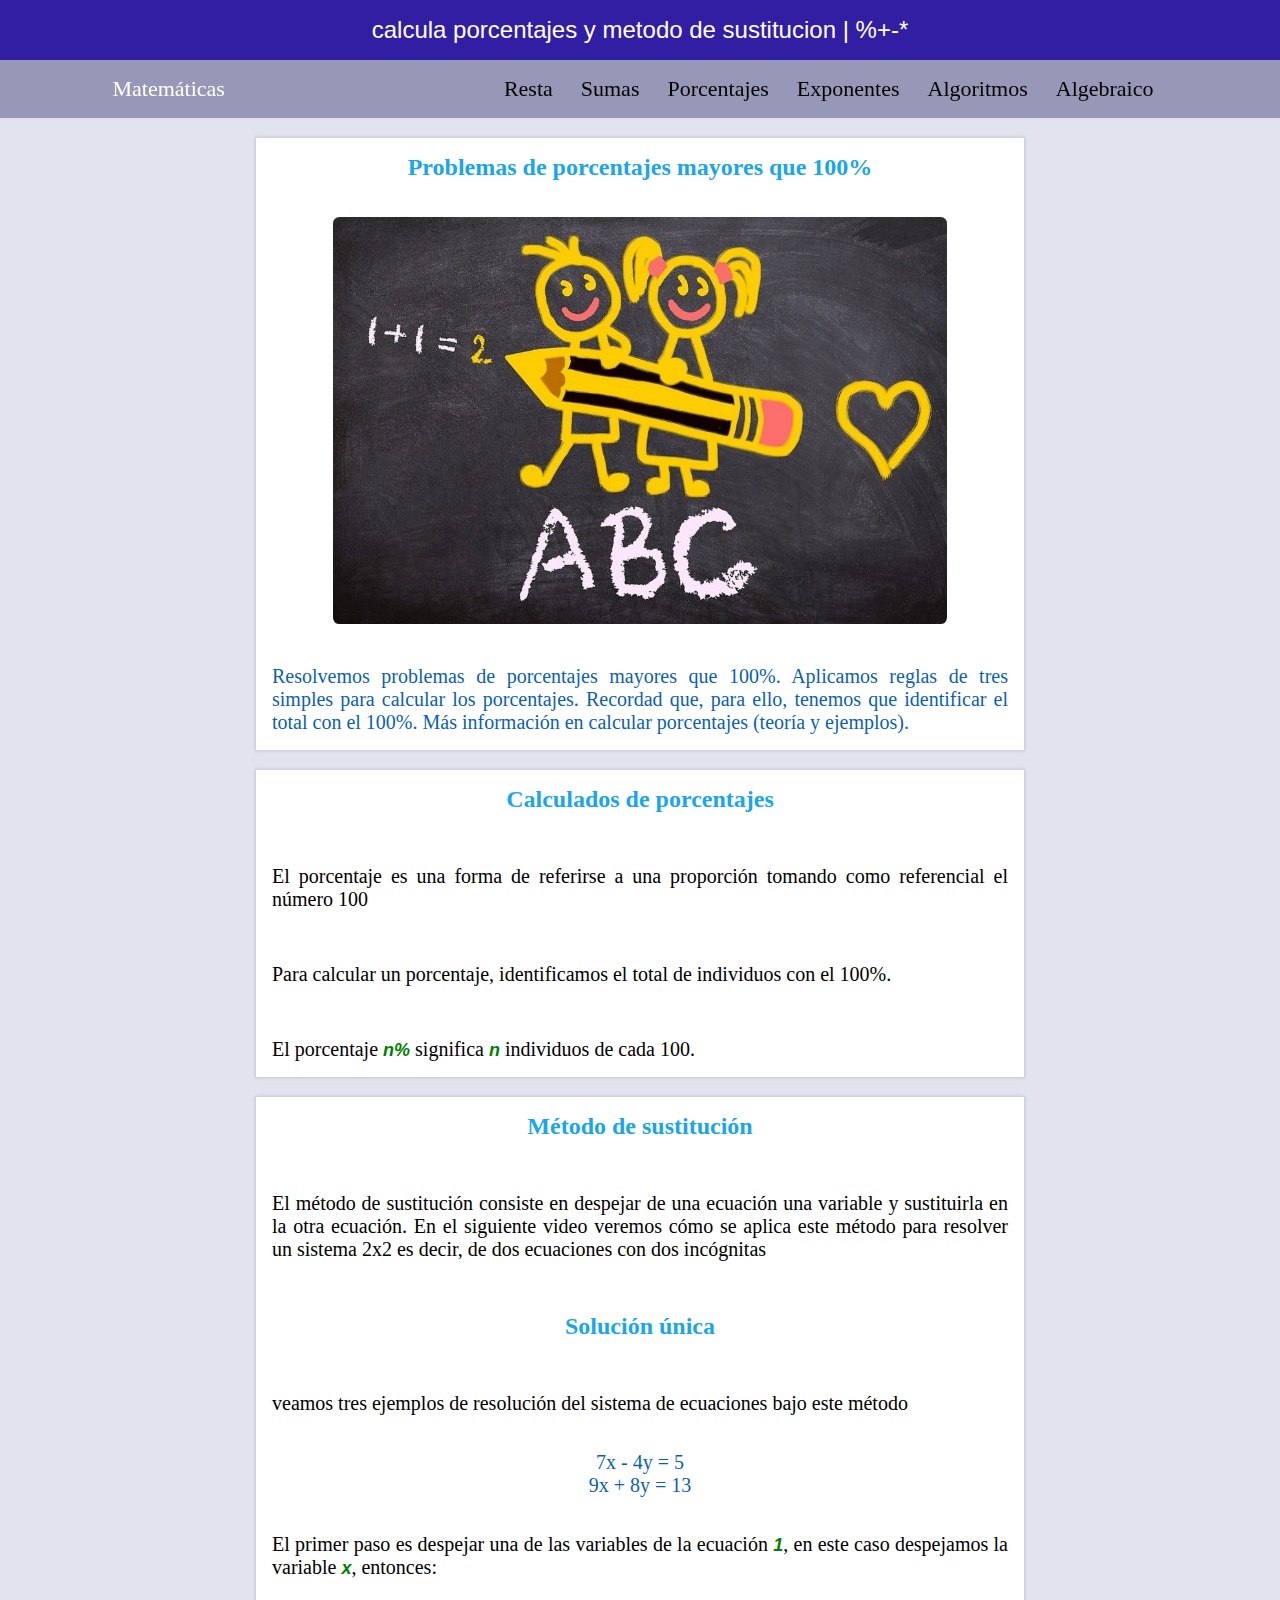
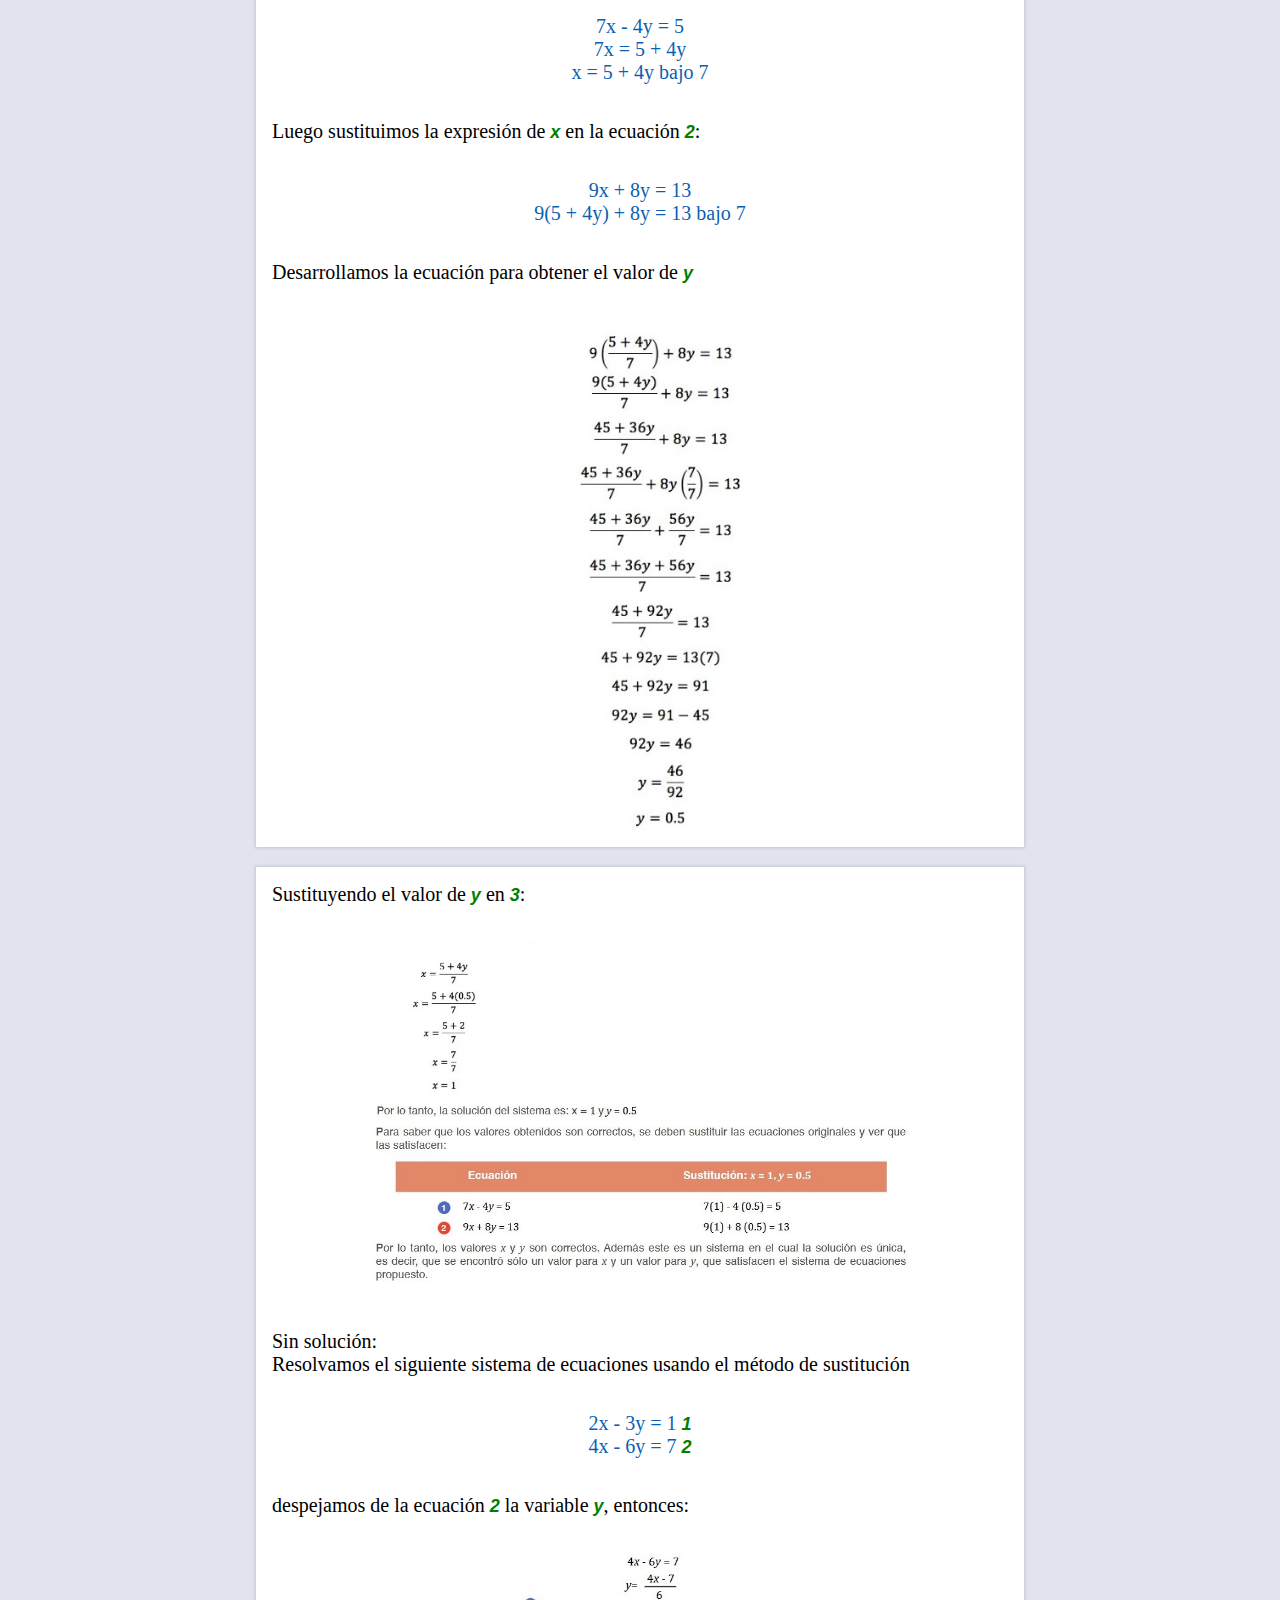
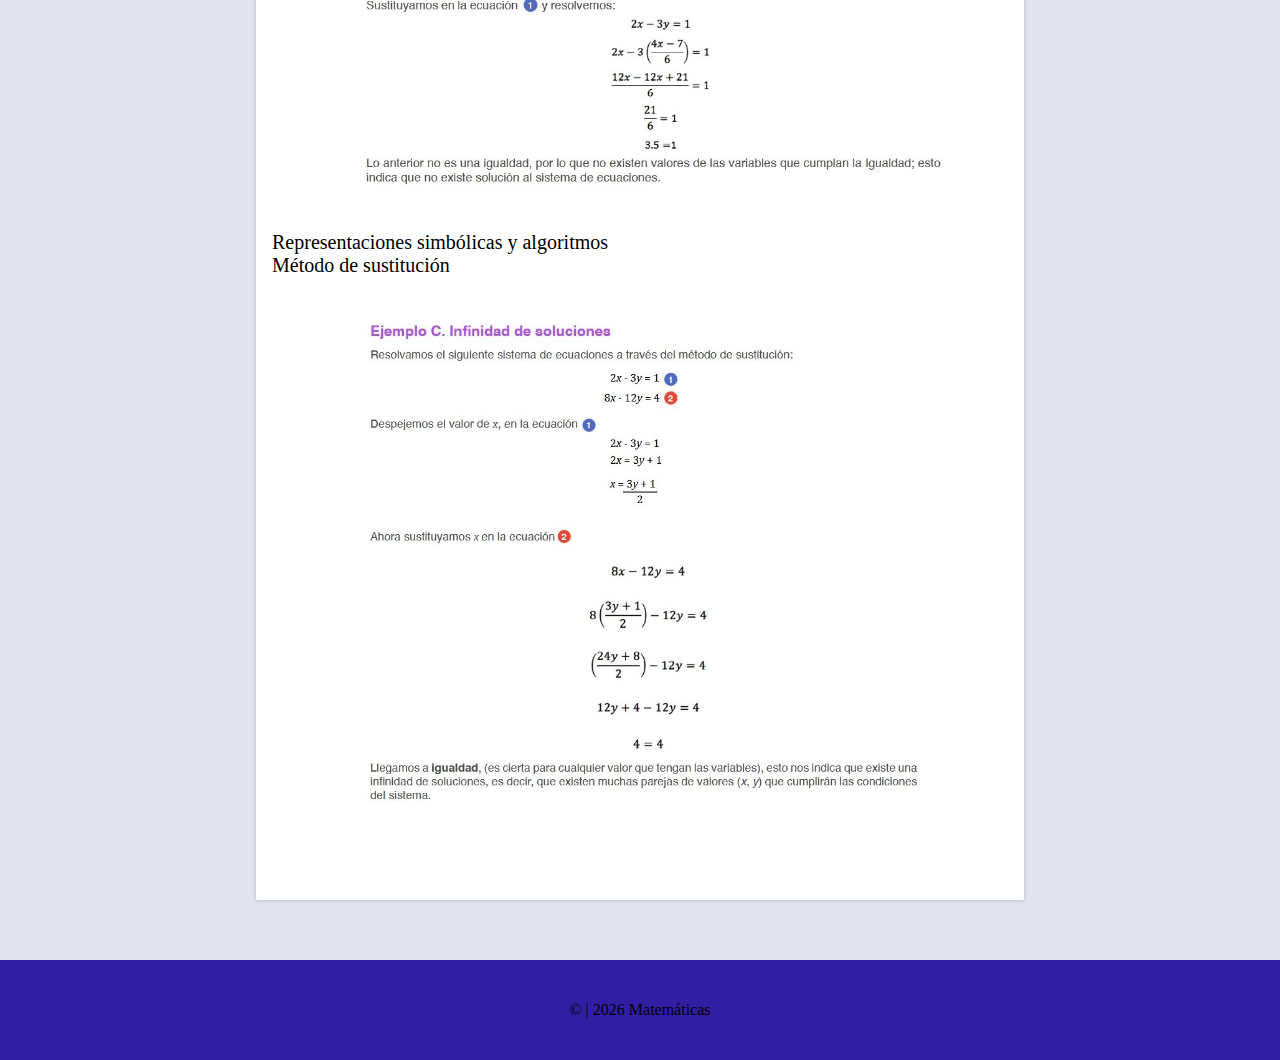
<file: index.html>
<!DOCTYPE html>
<html lang="en">
<head>
    <meta charset="UTF-8">
    <meta name="viewport" content="width=device-width, initial-scale=1.0">
    <meta name="google-site-verification" content="D19mv9TlFOHkG_8nF_FXzWc8UW4k1Nubv4pZAsuchdU" />
    <link rel="stylesheet" href="style.css">
    <link rel="stylesheet" href="navbar.css">
    <link rel="stylesheet" href="footer.css">
    <link rel="stylesheet" href="media.css">
    <title>%+-* | metodo de sustitucion</title>
    <script async src="https://pagead2.googlesyndication.com/pagead/js/adsbygoogle.js?client=ca-pub-4007547067098323"
    crossorigin="anonymous"></script>
</head>
<body>
    <div class="logo">calcula porcentajes y metodo de sustitucion | %+-*</div>
    <div class="navbar">
        <div class="logos">Matemáticas</div>
        <ul>
            <li><a href="/resta" class="nav-link">Resta</a></li>
            <li><a href="/sumas" class="nav-link">Sumas</a></li>
            <li><a href="/index" class="nav-link">Porcentajes</a></li>
            <li><a href="/exponentes" class="nav-link">Exponentes</a></li>
            <li><a href="/algoritmos" class="nav-link algo">Algoritmos</a></li>
            <li><a href="/algebraico" class="nav-link">Algebraico</a></li>
        </ul>
    </div>
    <div class="introFormatico">
        <h2>Problemas de porcentajes mayores que 100%</h2>
        <div class="solucion">
            <img src="/img/suma4.jpg" alt="">
        </div>
        <p>Resolvemos problemas de porcentajes mayores que 100%. Aplicamos reglas de tres simples para calcular los porcentajes. Recordad que, para ello, tenemos que identificar el total con el 100%. Más información en calcular porcentajes (teoría y ejemplos).</p>
    </div>
    <div class="introFormatico">
        <h2>Calculados de porcentajes</h2>
        <p class="negro">El porcentaje es una forma de referirse a una proporción tomando como referencial el número 100</p>
        <p class="negro">Para calcular un porcentaje, identificamos el total de individuos con el 100%.</p>
        <p class="negro">El porcentaje <em>n%</em> significa <em>n</em> individuos de cada 100.</p>
    </div>
    <div class="introFormatico">
        <h2>Método de sustitución</h2>
        <p class="negro">El método de sustitución consiste en despejar de una ecuación una variable y sustituirla en la otra ecuación.
            En el siguiente video veremos cómo se aplica este método para resolver un sistema 2x2 es decir, de dos
            ecuaciones con dos incógnitas</p>
        <h2>Solución única</h2> 
        <p class="negro"> veamos tres ejemplos de resolución del sistema de ecuaciones bajo este método</p> 
        <div class="solucion">
            7x - 4y = 5 <br>
            9x + 8y = 13
        </div>  
        <p class="negro">El primer paso es despejar una de las variables de 
            la ecuación <em>1</em>, en este caso despejamos la variable <em>x</em>, entonces:
        </p>
        <div class="solucion">
            7x - 4y = 5 <br>
            7x = 5 + 4y  <br>
            x = 5 + 4y bajo 7
            
        </div>
        <p class="negro">Luego sustituimos la expresión de <em>x</em>
        en la ecuación <em>2</em>:</p>
        <div class="solucion">
            9x + 8y = 13 <br>
            9(5 + 4y) + 8y = 13 bajo 7
        </div>
        <p class="negro">Desarrollamos la ecuación para obtener el valor de <em>y</em></p>
        <div class="solucion">
            <img src="img/mate1.jpg" alt="">
        </div>
    </div>
    <div class="introFormatico">
        <p class="negro">Sustituyendo el valor de <em>y</em> en <em>3</em>:</p>
        <div class="solucion">
            <img src="img/mate2.jpg" alt="">
        </div>
        <p class="negro">Sin solución:<br> Resolvamos el siguiente sistema
        de ecuaciones usando el método de sustitución</p>
         <div class="solucion">
            2x - 3y = 1 <em>1</em><br>
            4x - 6y = 7 <em>2</em>
         </div>
         <p class="negro">despejamos de la ecuación <em>2</em> la variable <em>y</em>, entonces:</p>
         <div class="solucion">
            <img src="img/mate3.jpg" alt="">
         </div>
       <p class="negro">Representaciones simbólicas y algoritmos <br>
    Método de sustitución</p>  
    <div class="solucion">
        <img src="img/mate5.jpg" alt="">
    </div>
    </div>
    <footer>
        <div id="fecha">© | <span id="años"></span> Matemáticas</div>
    </footer>
    <script src="app.js"></script>
    <script src="navegacion.js"></script>
</body>
</html>
</file>
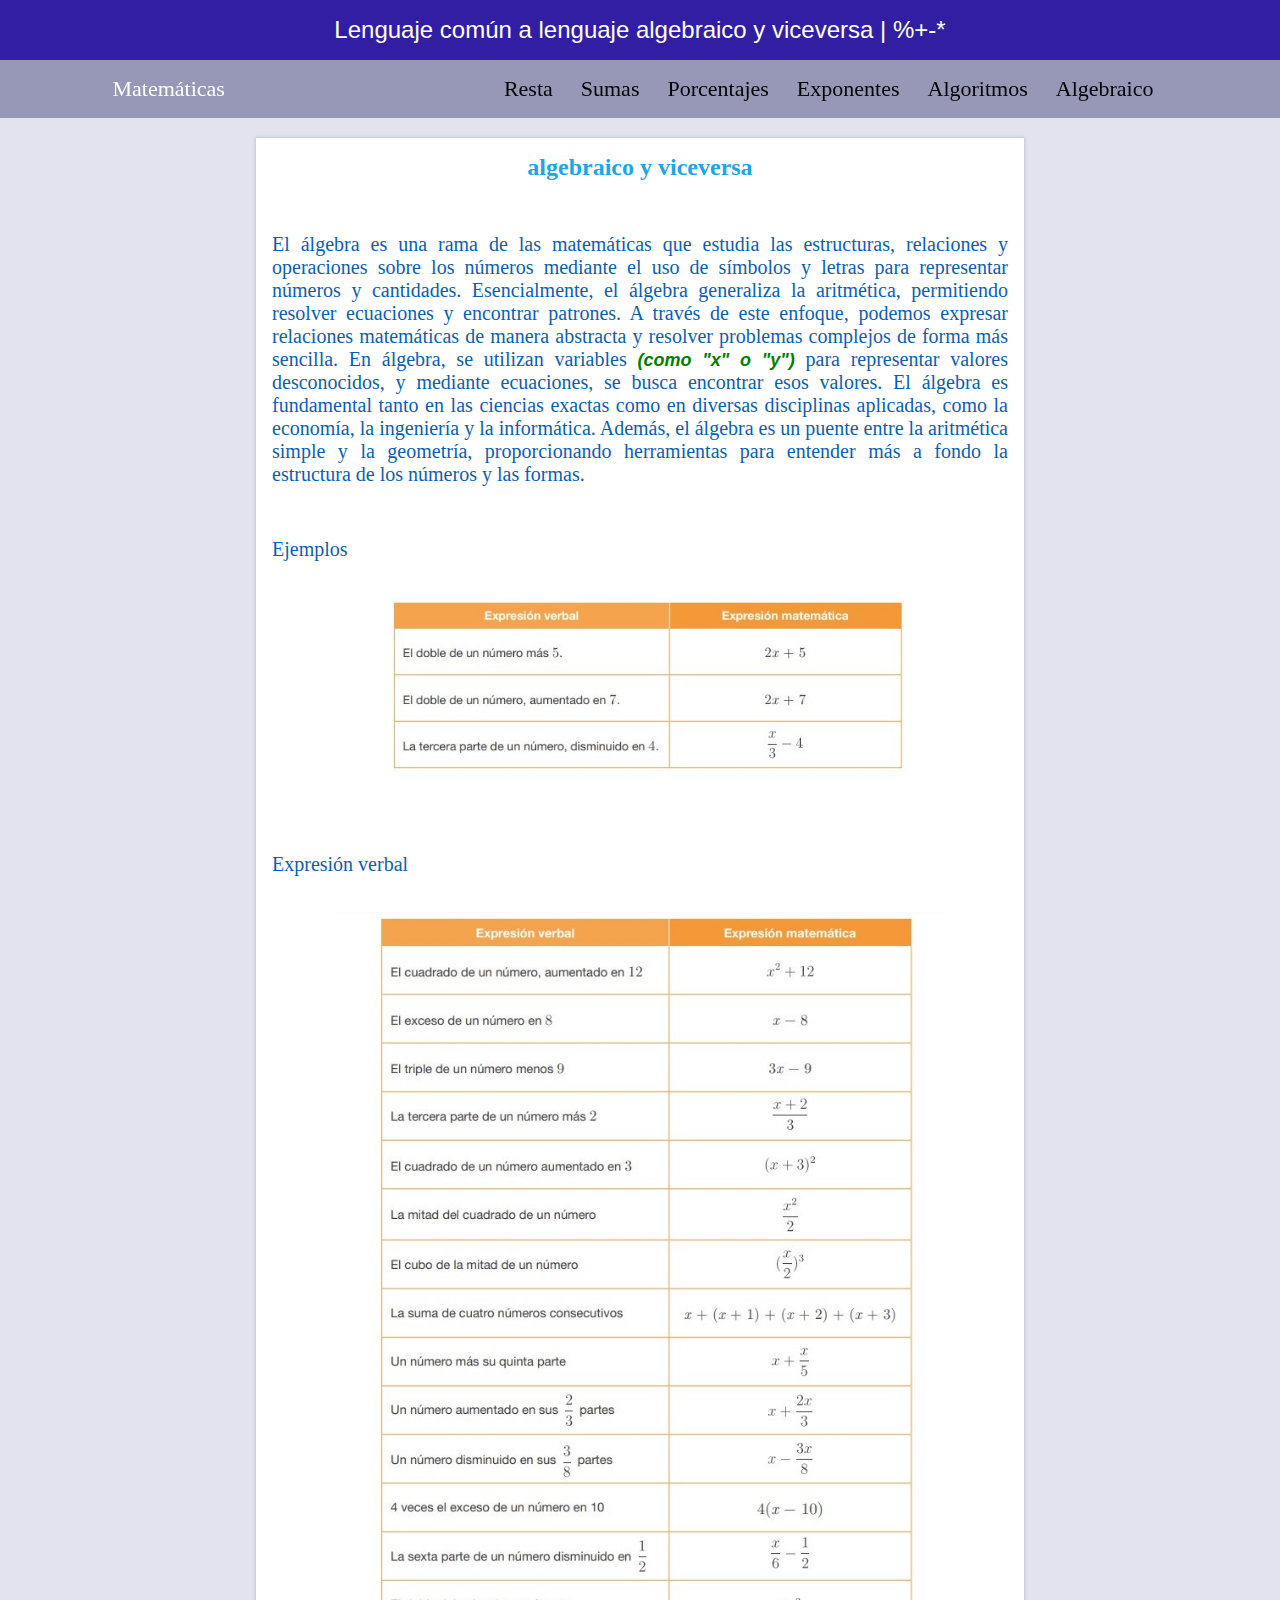
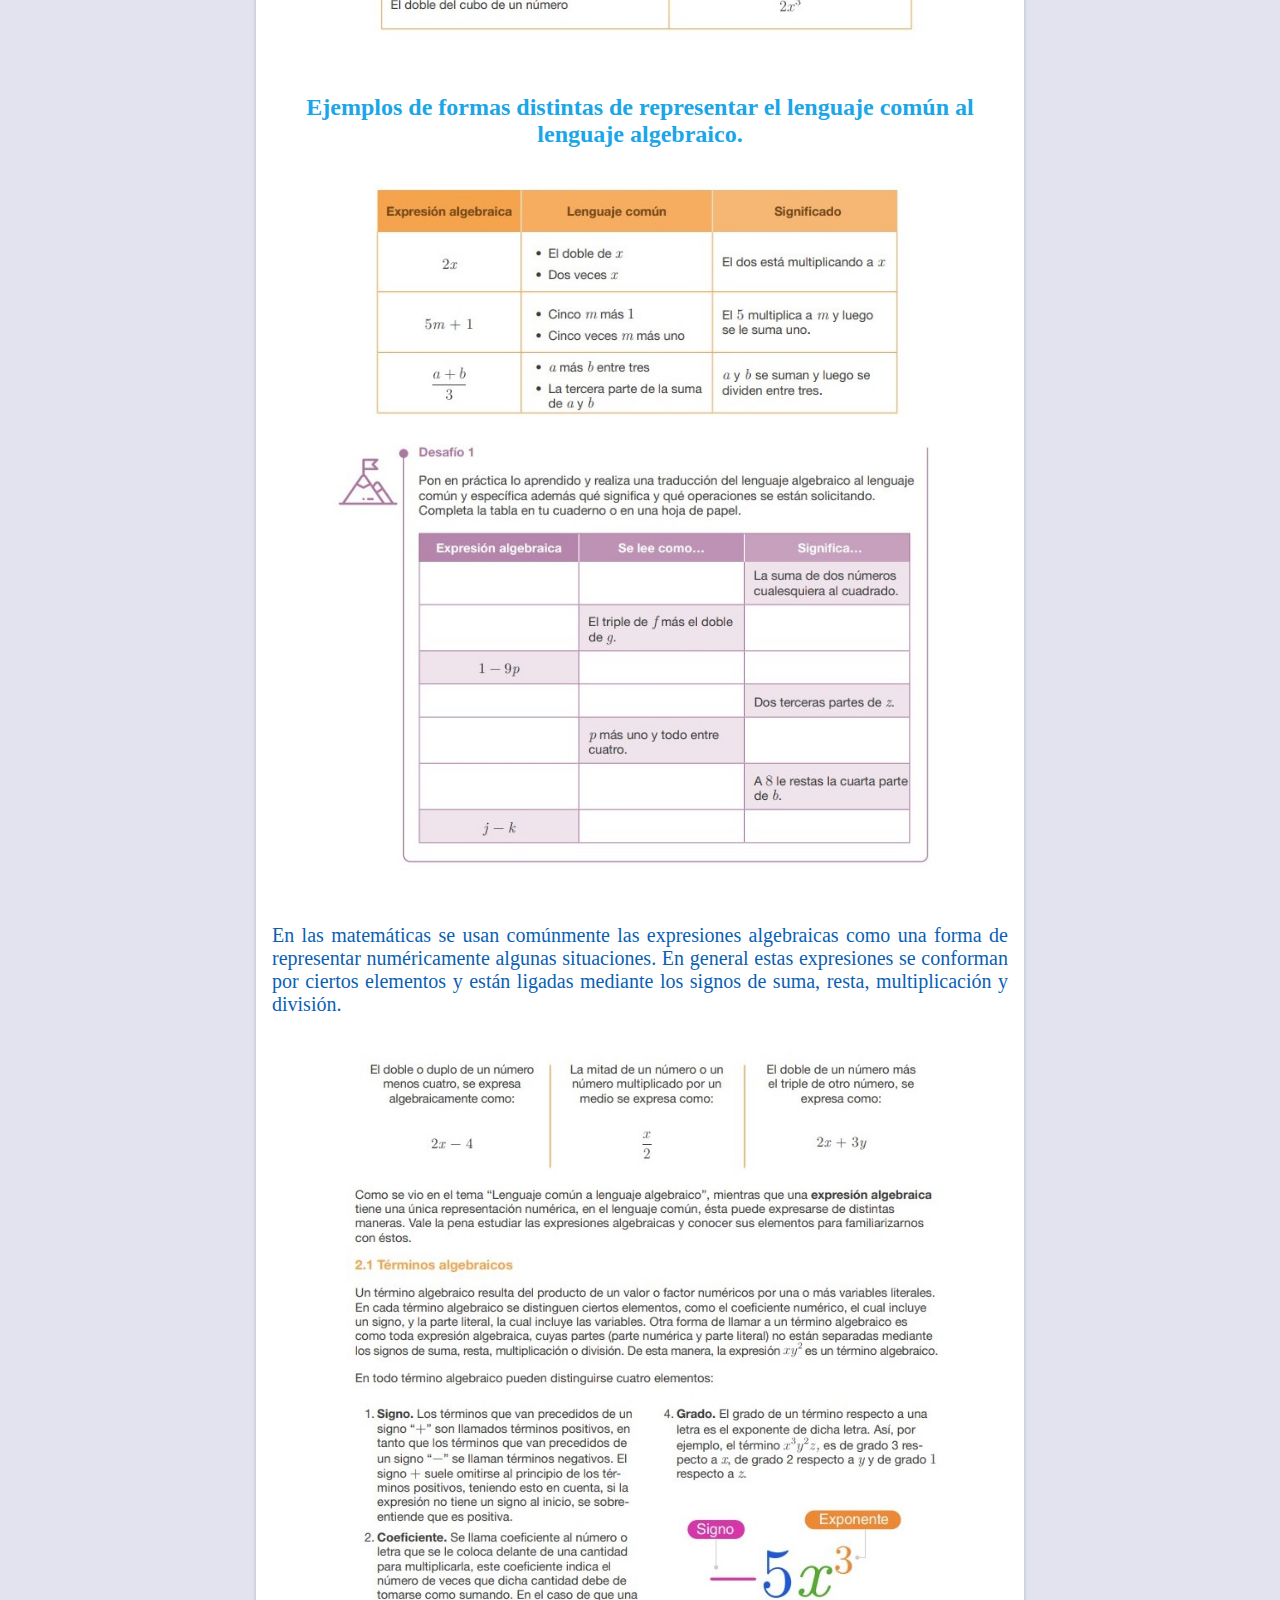
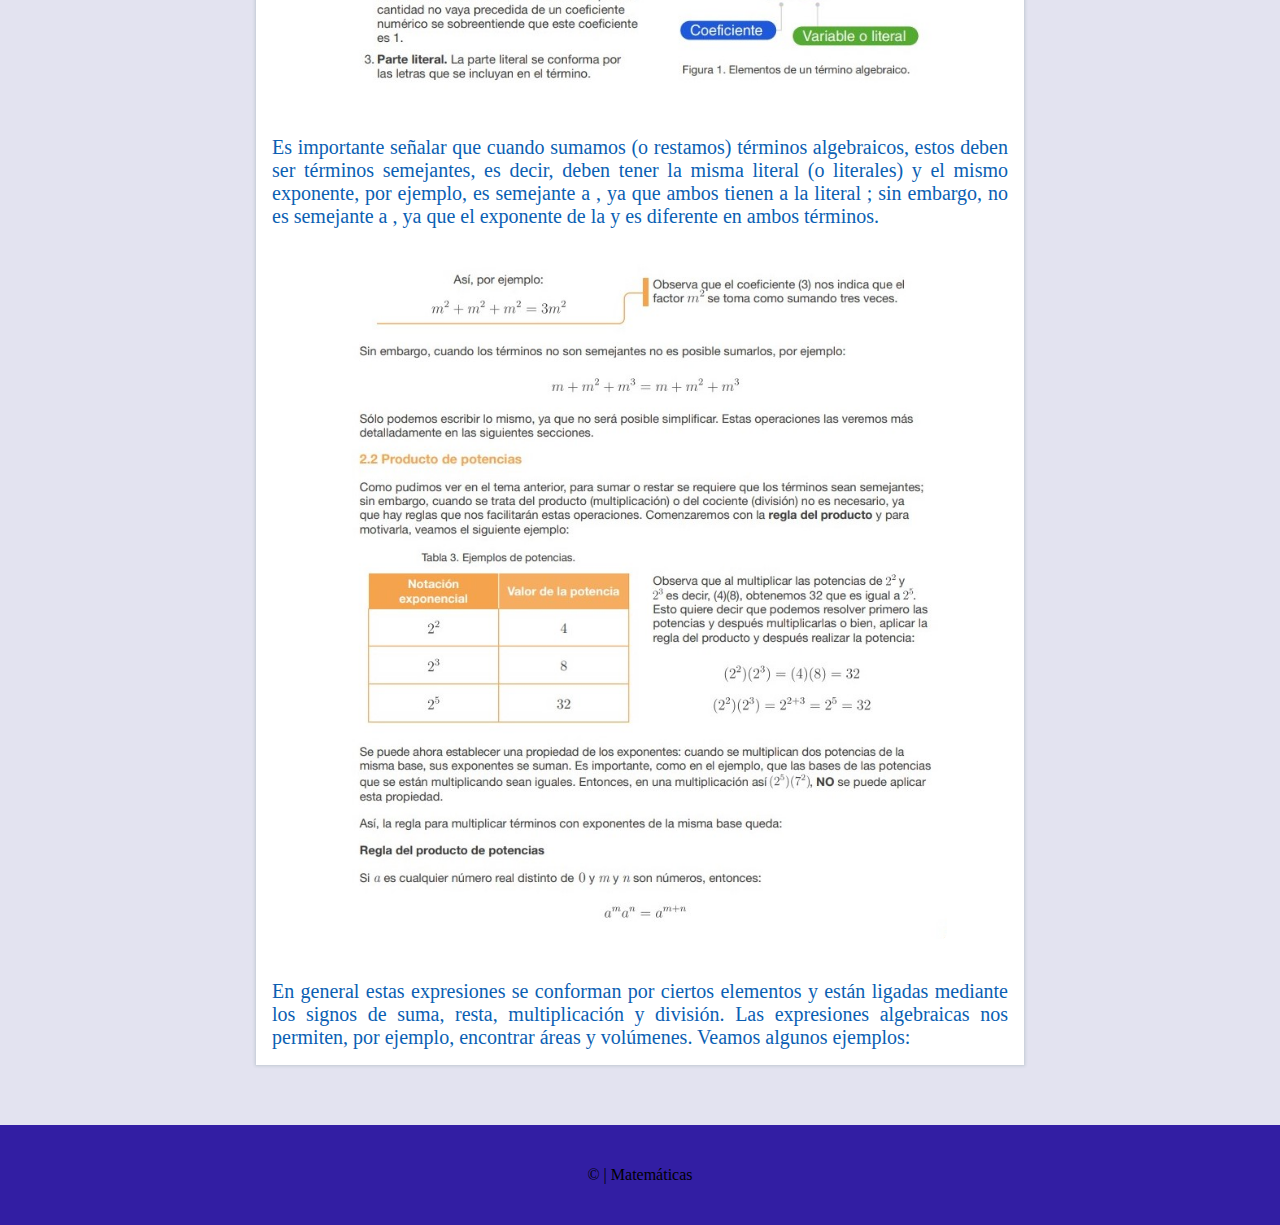
<file: algebraico.html>
<!DOCTYPE html>
<html lang="en">
<head>
    <meta charset="UTF-8">
    <meta name="viewport" content="width=device-width, initial-scale=1.0">
    <link rel="stylesheet" href="style.css">
    <link rel="stylesheet" href="navbar.css">
    <link rel="stylesheet" href="footer.css">
    <link rel="stylesheet" href="media.css">
    <link rel="stylesheet" href="contenedor.css">
    <title> lenguaje algebraico y viceversa</title>
</head>
<body>
    <div class="logo">Lenguaje común a lenguaje algebraico y viceversa | %+-*</div>
    <div class="navbar">
        <div class="logos">Matemáticas</div>
        <ul>
            <li><a href="/resta" class="nav-link">Resta</a></li>
            <li><a href="/sumas" class="nav-link">Sumas</a></li>
            <li><a href="/index" class="nav-link">Porcentajes</a></li>
            <li><a href="/exponentes" class="nav-link">Exponentes</a></li>
            <li><a href="/algoritmos" class="nav-link algo">Algoritmos</a></li>
            <li><a href="/algebraico" class="nav-link">Algebraico</a></li>
        </ul>
    </div>
    <div class="introFormatico">
        <h2>algebraico y viceversa</h2>
        <p>El álgebra es una rama de las matemáticas que estudia las estructuras, relaciones y operaciones sobre los números mediante el uso de símbolos y letras para representar números y cantidades. Esencialmente, el álgebra generaliza la aritmética, permitiendo resolver ecuaciones y encontrar patrones. A través de este enfoque, podemos expresar relaciones matemáticas de manera abstracta y resolver problemas complejos de forma más sencilla. En álgebra, se utilizan variables <em>(como "x" o "y")</em>  para representar valores desconocidos, y mediante ecuaciones, se busca encontrar esos valores. El álgebra es fundamental tanto en las ciencias exactas como en diversas disciplinas aplicadas, como la economía, la ingeniería y la informática. Además, el álgebra es un puente entre la aritmética simple y la geometría, proporcionando herramientas para entender más a fondo la estructura de los números y las formas.</p>
        <p class="negra">
         Ejemplos   
        </p>
        <div class="solucion">
             
             <img src="img/tica1.jpg" alt="algebraico">  
        </div>
        <p class="negra">Expresión verbal</p>
        <div class="solucion">
            <img src="img/tica2.jpg" alt="">
        </div>
        <h2>Ejemplos de formas distintas de representar el lenguaje común al lenguaje algebraico.</h2>
        <div class="solucion">
            <img src="img/tica3.jpg" alt="">
        </div>
        <p class="negra">
            En las matemáticas se usan comúnmente las expresiones algebraicas como una forma de representar
numéricamente algunas situaciones. En general estas expresiones se conforman por ciertos elementos y
están ligadas mediante los signos de suma, resta, multiplicación y división.
        </p>
        <dvi class="solucion">
            <img src="img/tica4.jpg" alt="">
        </dvi>
        <p class="negra">
            Es importante señalar que cuando sumamos (o restamos) términos algebraicos, estos deben ser términos
semejantes, es decir, deben tener la misma literal (o literales) y el mismo exponente, por ejemplo, es
semejante a , ya que ambos tienen a la literal ; sin embargo, no es semejante a , ya que
el exponente de la y es diferente en ambos términos.
        </p>
        <div class="solucion">
            <img src="img/tica5.jpg" alt="">
        </div>
        <p class="negra">
            En general estas expresiones se conforman por ciertos elementos y
están ligadas mediante los signos de suma, resta, multiplicación y división. Las expresiones algebraicas
nos permiten, por ejemplo, encontrar áreas y volúmenes. Veamos algunos ejemplos:

        </p>
    </div>
    <footer>
        <div id="fecha">© | <span id="años"></span> Matemáticas</div>
    </footer>
    <script src="navegacion.js"></script>
</body>
</html>
</file>
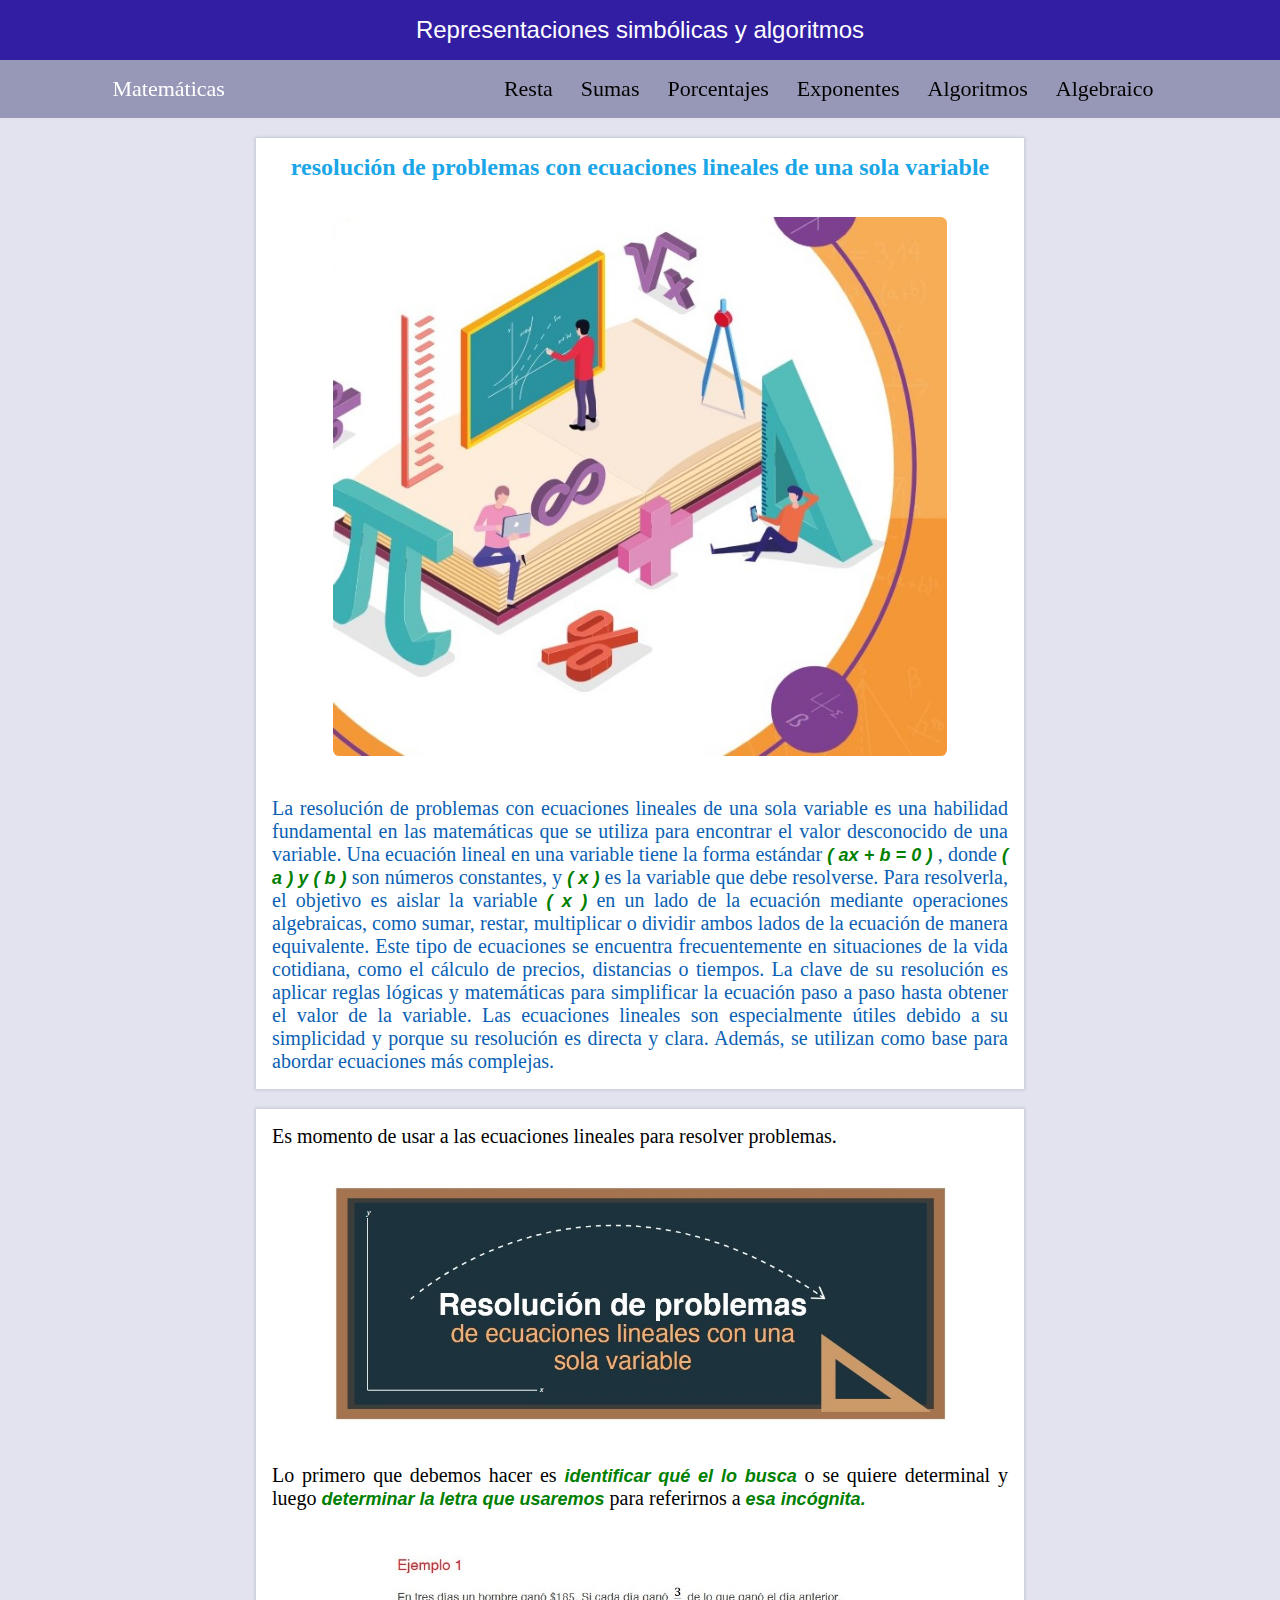
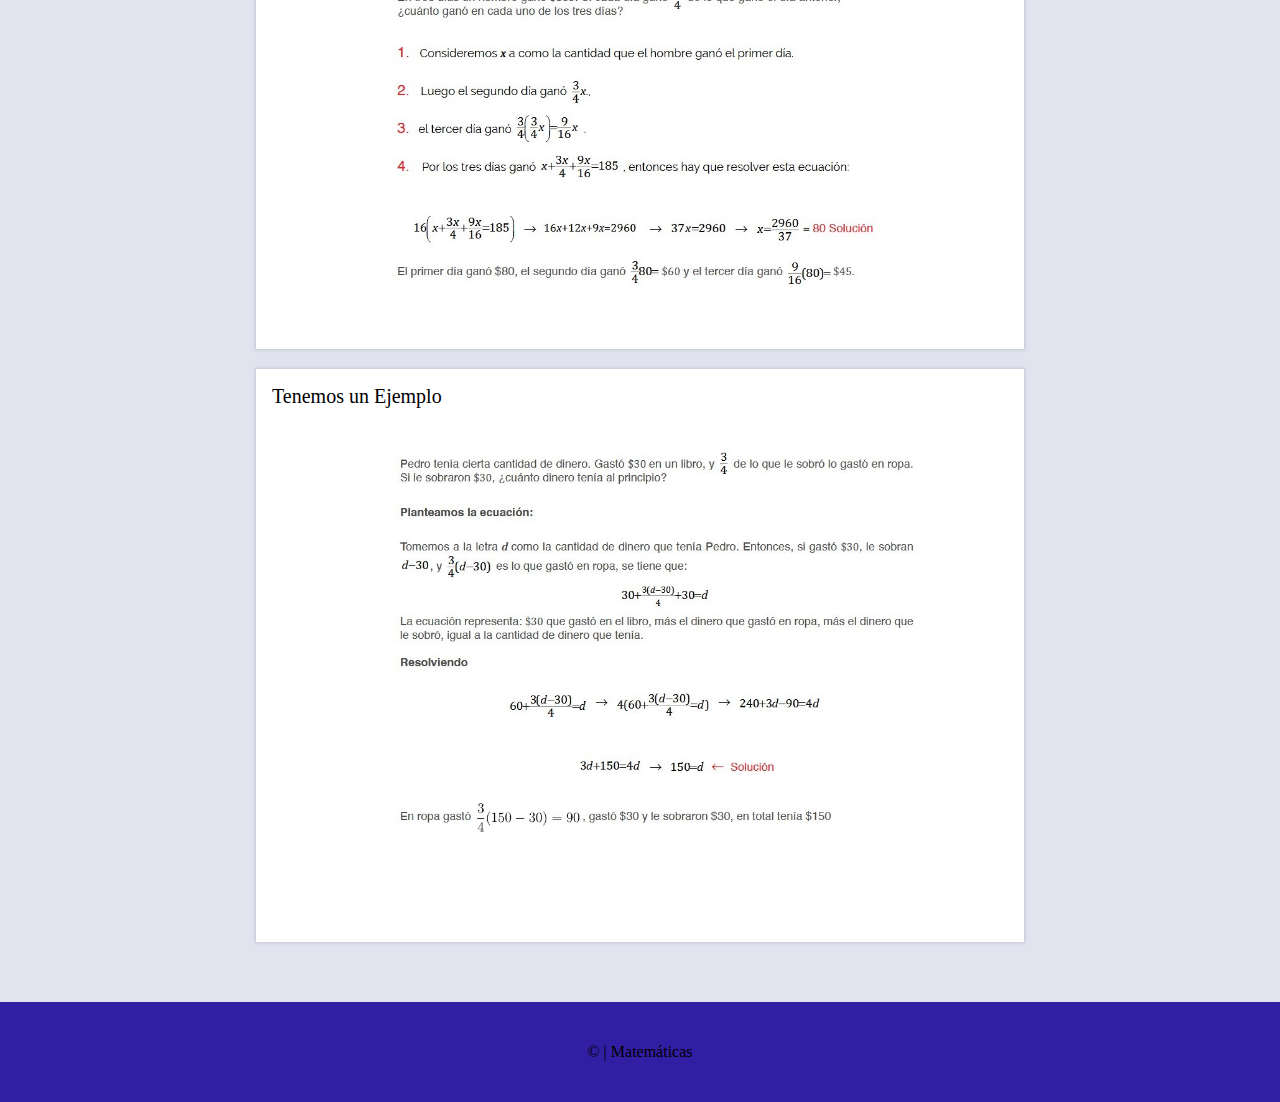
<file: algoritmos.html>
<!DOCTYPE html>
<html lang="en">
<head>
    <meta charset="UTF-8">
    <meta name="viewport" content="width=device-width, initial-scale=1.0">
    <link rel="stylesheet" href="style.css">
    <link rel="stylesheet" href="navbar.css">
    <link rel="stylesheet" href="footer.css">
    <link rel="stylesheet" href="media.css">
    <title>simbólicas y algoritmos | $%</title>
    <script async src="https://pagead2.googlesyndication.com/pagead/js/adsbygoogle.js?client=ca-pub-4007547067098323"
     crossorigin="anonymous"></script>
</head>
<body>
    <div class="logo">Representaciones simbólicas y algoritmos</div>
    <div class="navbar">
        <div class="logos">Matemáticas</div>
        <ul>
            <li><a href="/resta" class="nav-link">Resta</a></li>
            <li><a href="/sumas" class="nav-link">Sumas</a></li>
            <li><a href="/index" class="nav-link">Porcentajes</a></li>
            <li><a href="/exponentes" class="nav-link">Exponentes</a></li>
            <li><a href="/algoritmos" class="nav-link algo">Algoritmos</a></li>
            <li><a href="/algebraico" class="nav-link">Algebraico</a></li>
        </ul>
    </div>
    <div class="introFormatico">
        <h2>resolución de problemas con ecuaciones lineales de una 
            sola variable
        </h2>
        <div class="solucion">
            <img src="img/mate15.jpg" alt="">
        </div>
        <p >La resolución de problemas con ecuaciones lineales de una sola variable es una habilidad fundamental en las matemáticas que se utiliza para encontrar el valor desconocido de una variable. Una ecuación lineal en una variable tiene la forma estándar <em>( ax + b = 0 )</em> , donde  <em>( a ) y ( b )</em> son números constantes, y <em>( x )</em> es la variable que debe resolverse. Para resolverla, el objetivo es aislar la variable  <em>( x )</em> en un lado de la ecuación mediante operaciones algebraicas, como sumar, restar, multiplicar o dividir ambos lados de la ecuación de manera equivalente. Este tipo de ecuaciones se encuentra frecuentemente en situaciones de la vida cotidiana, como el cálculo de precios, distancias o tiempos. La clave de su resolución es aplicar reglas lógicas y matemáticas para simplificar la ecuación paso a paso hasta obtener el valor de la variable. Las ecuaciones lineales son especialmente útiles debido a su simplicidad y porque su resolución es directa y clara. Además, se utilizan como base para abordar ecuaciones más complejas.</p>
        

    </div>
    <div class="introFormatico">
        <p class="negro">Es momento de usar a las ecuaciones lineales
            para resolver problemas.
        </p>
        <div class="solucion">
            <img src="img/mate6.jpg" alt="">
        </div>
        <p class="negro">Lo primero que debemos hacer es <em>identificar qué el lo busca</em> o se quiere determinal y luego <em>determinar la letra que usaremos</em> para referirnos a <em>esa incógnita.</em></p>
        <div class="solucion">
            <img src="img/mate7.jpg" alt="">
        </div>
    </div>
    <div class="introFormatico">
        <p class="negro">Tenemos un Ejemplo</p>
        <div class="solucion">
            <img src="img/mate8.jpg" alt="">
        </div>
    </div>
    <footer>
        <div id="fecha">© | <span id="años"></span> Matemáticas</div>
    </footer>
    <script src="navegacion.js"></script>
</body>
</html>
</file>
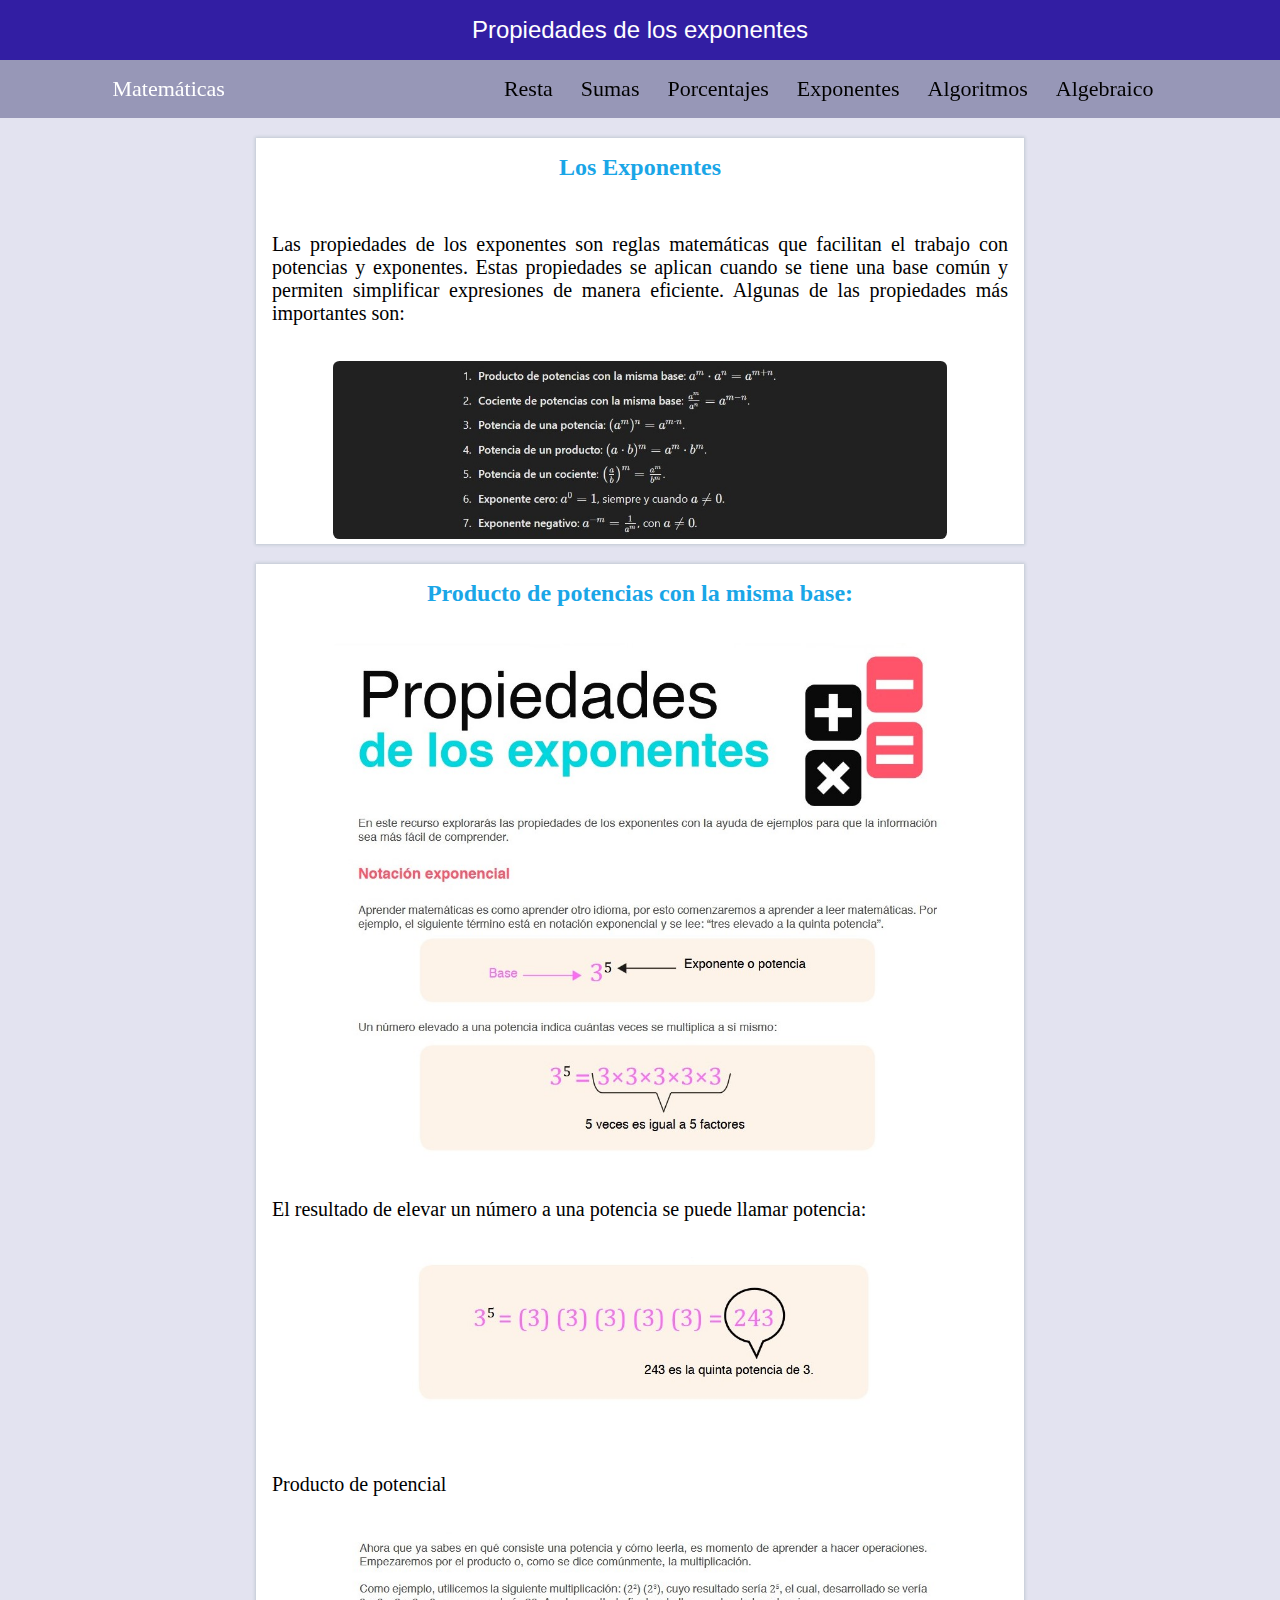
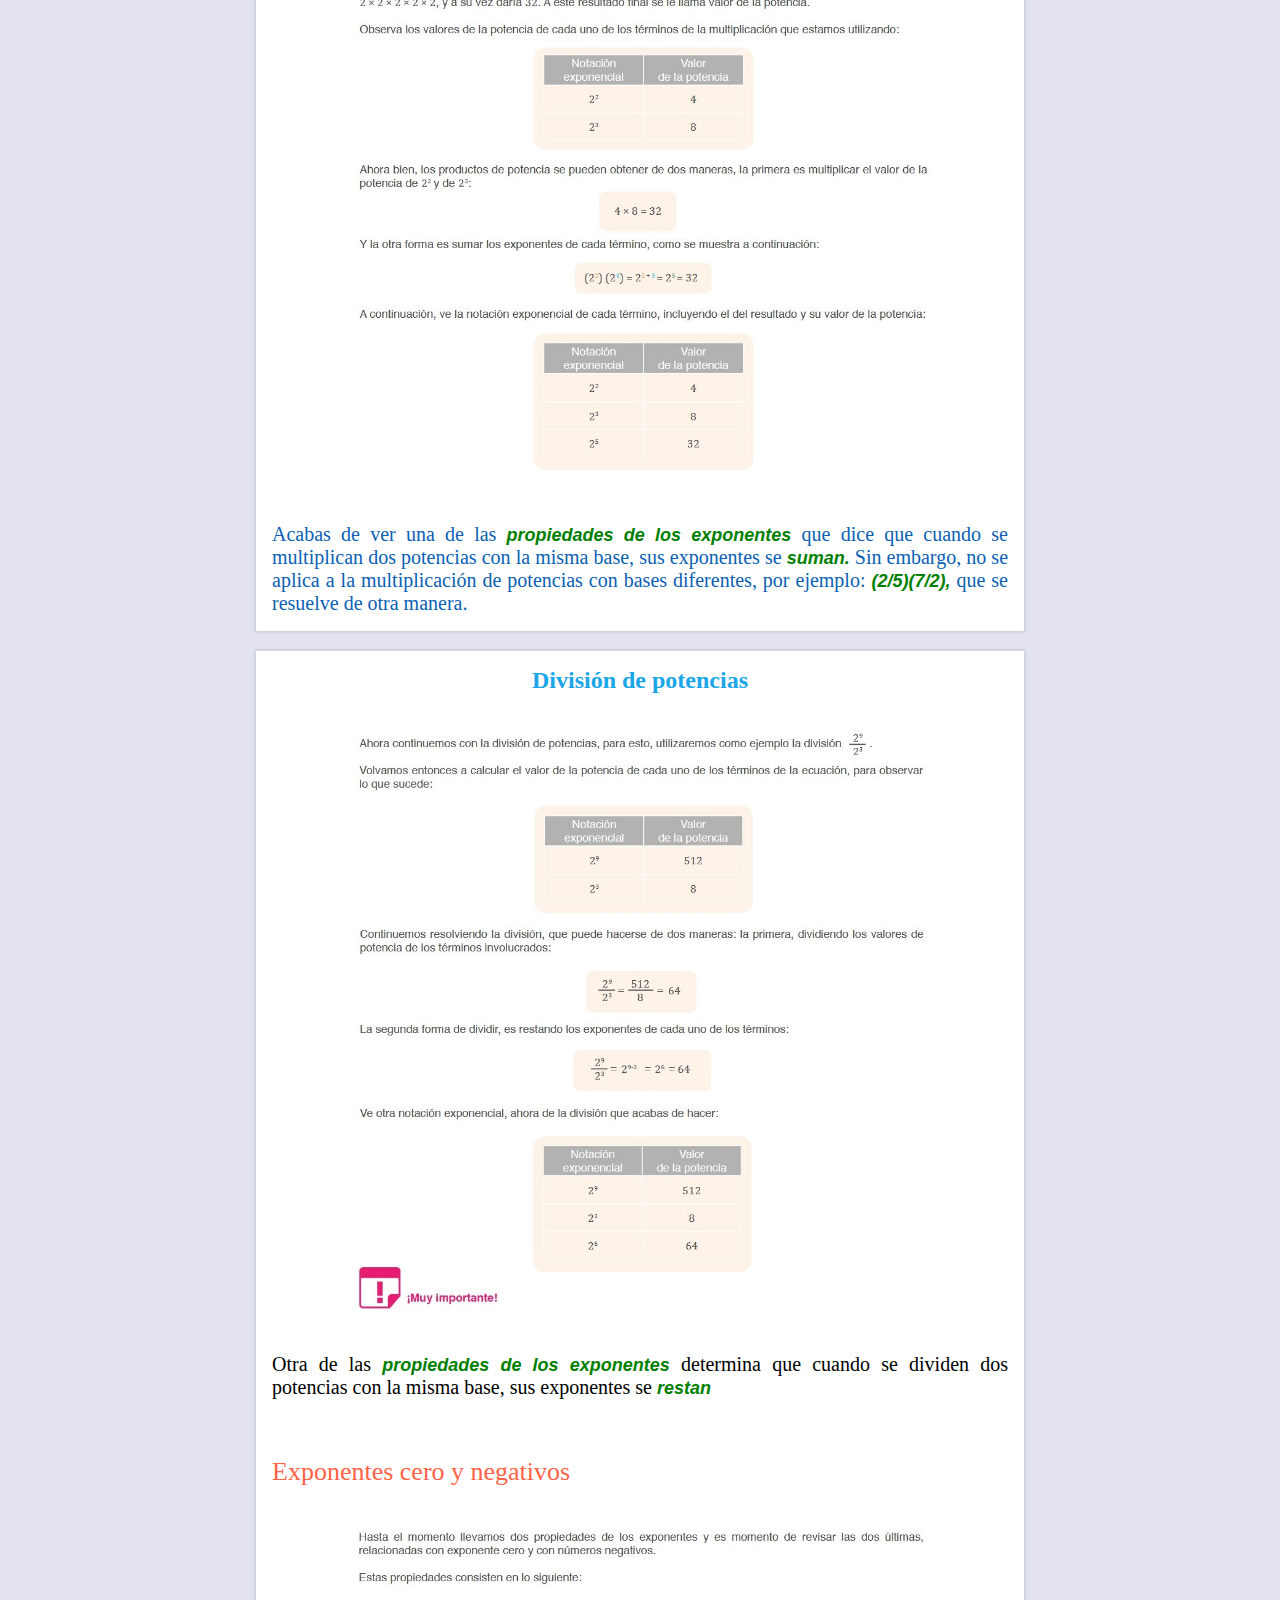
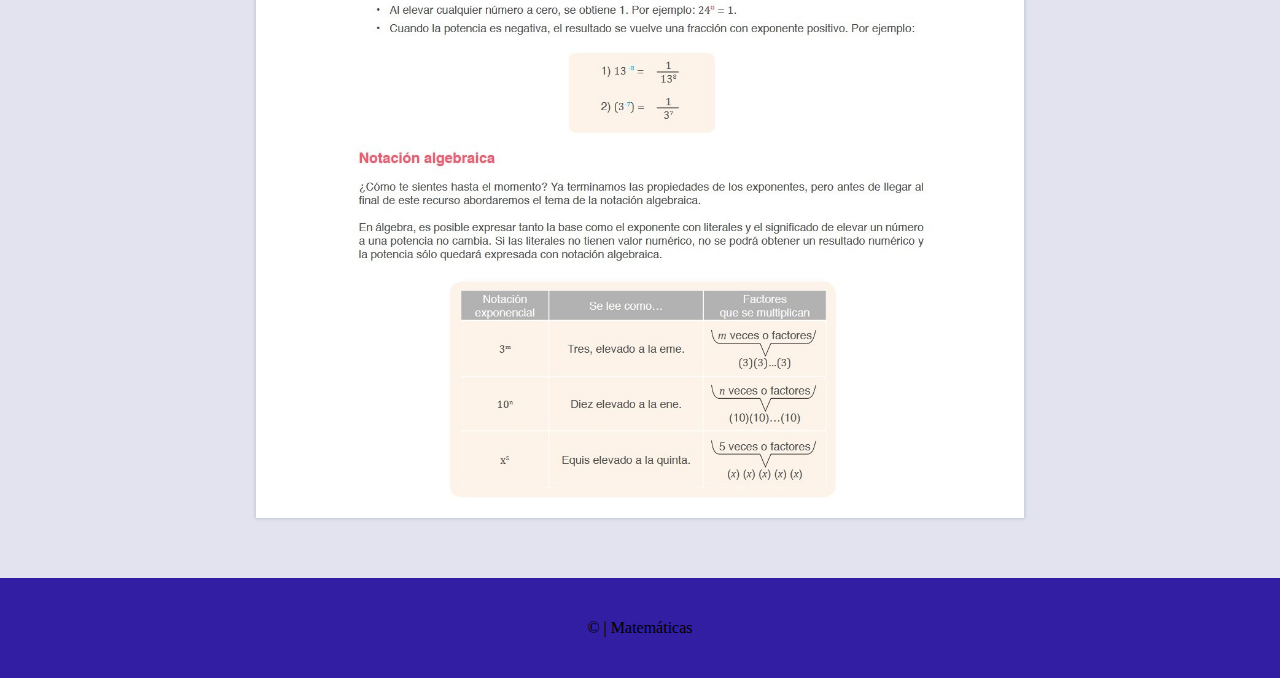
<file: exponentes.html>
<!DOCTYPE html>
<html lang="en">
<head>
    <meta charset="UTF-8">
    <meta name="viewport" content="width=device-width, initial-scale=1.0">
    <link rel="stylesheet" href="style.css">
    <link rel="stylesheet" href="navbar.css">
    <link rel="stylesheet" href="footer.css">
    <link rel="stylesheet" href="media.css">
    <title>Propiedades de los exponentes</title>
    <script async src="https://pagead2.googlesyndication.com/pagead/js/adsbygoogle.js?client=ca-pub-4007547067098323"
     crossorigin="anonymous"></script>
</head>
<body>
    <div class="logo">
        Propiedades de los exponentes
    </div>
    <div class="navbar">
        <div class="logos">Matemáticas</div>
        <ul>
            <li><a href="/resta" class="nav-link">Resta</a></li>
            <li><a href="/sumas" class="nav-link">Sumas</a></li>
            <li><a href="/index" class="nav-link">Porcentajes</a></li>
            <li><a href="/exponentes" class="nav-link">Exponentes</a></li>
            <li><a href="/algoritmos" class="nav-link algo">Algoritmos</a></li>
            <li><a href="/algebraico" class="nav-link">Algebraico</a></li>
        </ul>
    </div>
    <div class="introFormatico">
        <h2>Los Exponentes</h2>
        <p class="negro">Las propiedades de los exponentes son reglas matemáticas que facilitan el trabajo con potencias y exponentes. Estas propiedades se aplican cuando se tiene una base común y permiten simplificar expresiones de manera eficiente. Algunas de las propiedades más importantes son:</p>
         <div class="solucion">
            <img src="img/mate10.jpg" alt="">
         </div>
    </div>
    <div class="introFormatico">
        <h2>Producto de potencias con la misma base:</h2>
       <div class="solucion">
        <img src="img/mate9.jpg" alt="">
       </div>
       <p class="negro">El resultado de elevar un número a una potencia se puede llamar potencia:</p>
       <div class="solucion">
        <img src="img/mate11.jpg" alt="">
       </div>
       <p class="negro tomate">Producto de potencial</p>
       <div class="solucion">
        <img src="img/mate12.jpg" alt="">
       </div>
       <p class="negra">Acabas de ver una de las <em>propiedades de los exponentes</em> que dice que cuando se multiplican dos potencias con la misma base, sus exponentes se <em>suman.</em> Sin embargo, no se aplica a la multiplicación de potencias con bases diferentes, por ejemplo: <em>(2/5)(7/2),</em> que se resuelve de otra manera.</p>
    </div>
    <div class="introFormatico">
        <h2>División de potencias</h2>
        <div class="solucion">
            <img src="img/mate13.jpg" alt="">
        </div>
        <p class="negro">
            Otra de las <em>propiedades de los exponentes</em> determina que cuando se dividen dos potencias con la misma base, sus exponentes se <em>restan</em>
        </p>
        <p class="tomates">Exponentes cero y negativos</p>
        <div class="solucion">
            <img src="img/mate14.jpg" alt="">
        </div>
    </div>
    <footer>
        <div id="fecha">© | <span id="años"></span> Matemáticas</div>
    </footer>
    <script src="navegacion.js"></script>
</body>
</html>
</file>
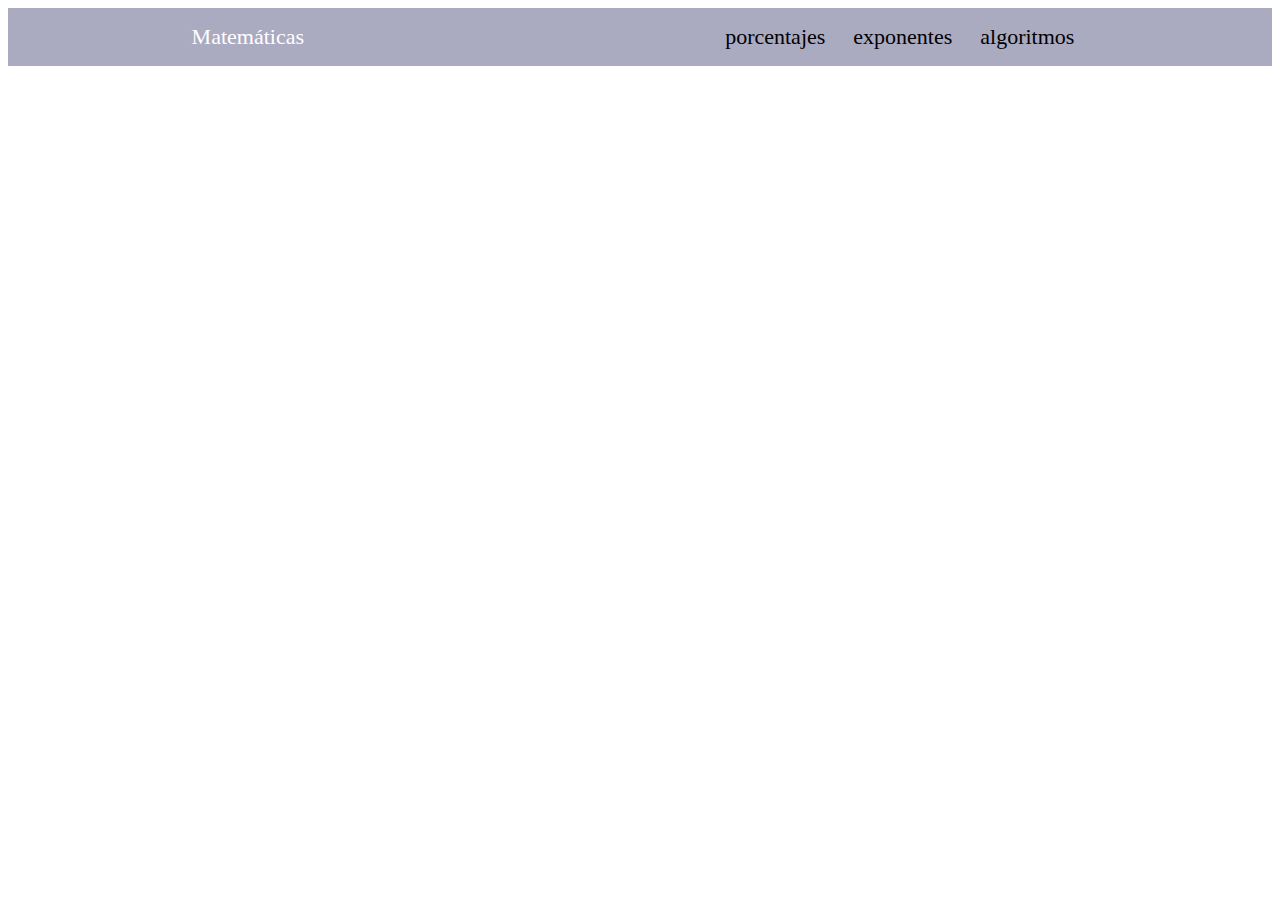
<file: navbar.html>
<!DOCTYPE html>
<html lang="en">
<head>
    <meta charset="UTF-8">
    <meta name="viewport" content="width=device-width, initial-scale=1.0">
    <link rel="stylesheet" href="navbar.css">
    <title>Document</title>
</head>
<body>
    <div class="navbar">
        <div class="logos">Matemáticas</div>
        <ul>
            <li><a href="/">porcentajes</a></li>
            <li><a href="/exponentes.html">exponentes</a></li>
            <li><a href="/algoritmos.html">algoritmos</a></li>
        </ul>
    </div>
    <footer>
        <div id="fecha"></div>
    </footer>
    
</body>
</html>
</file>
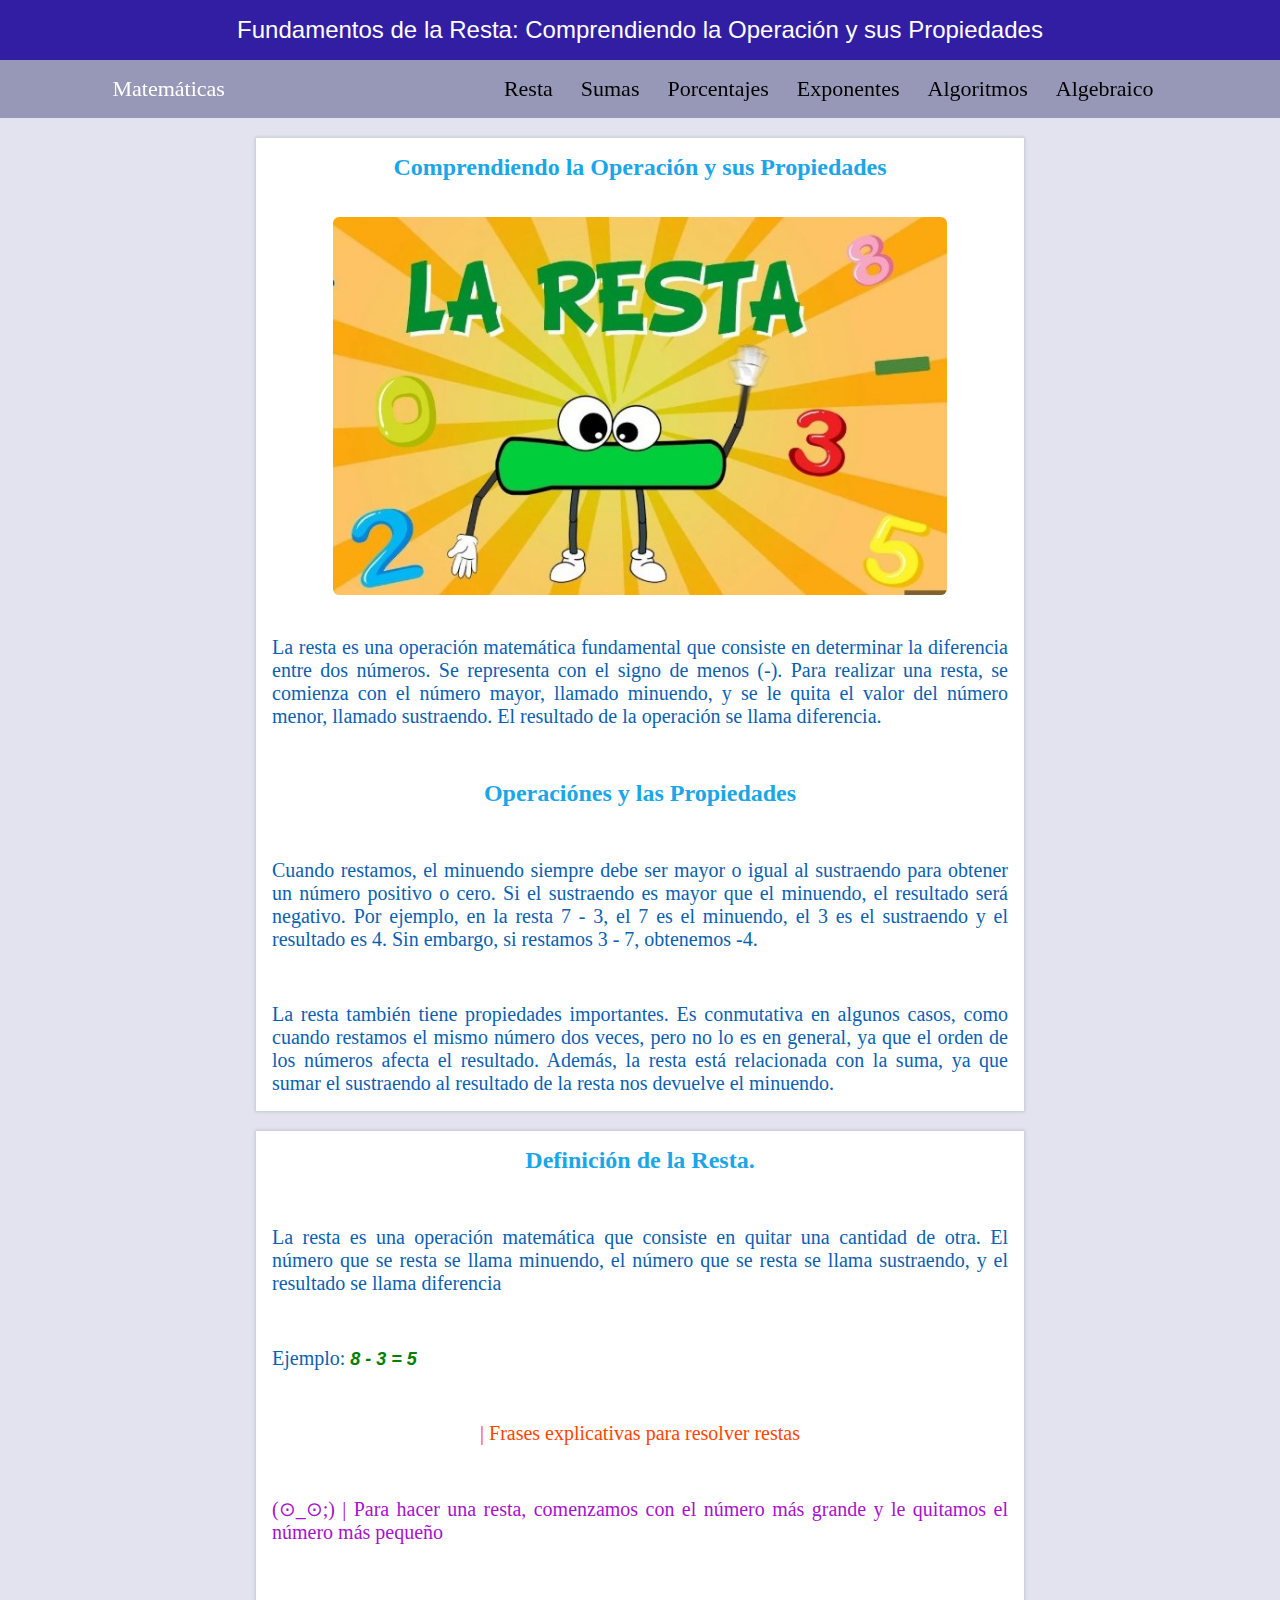
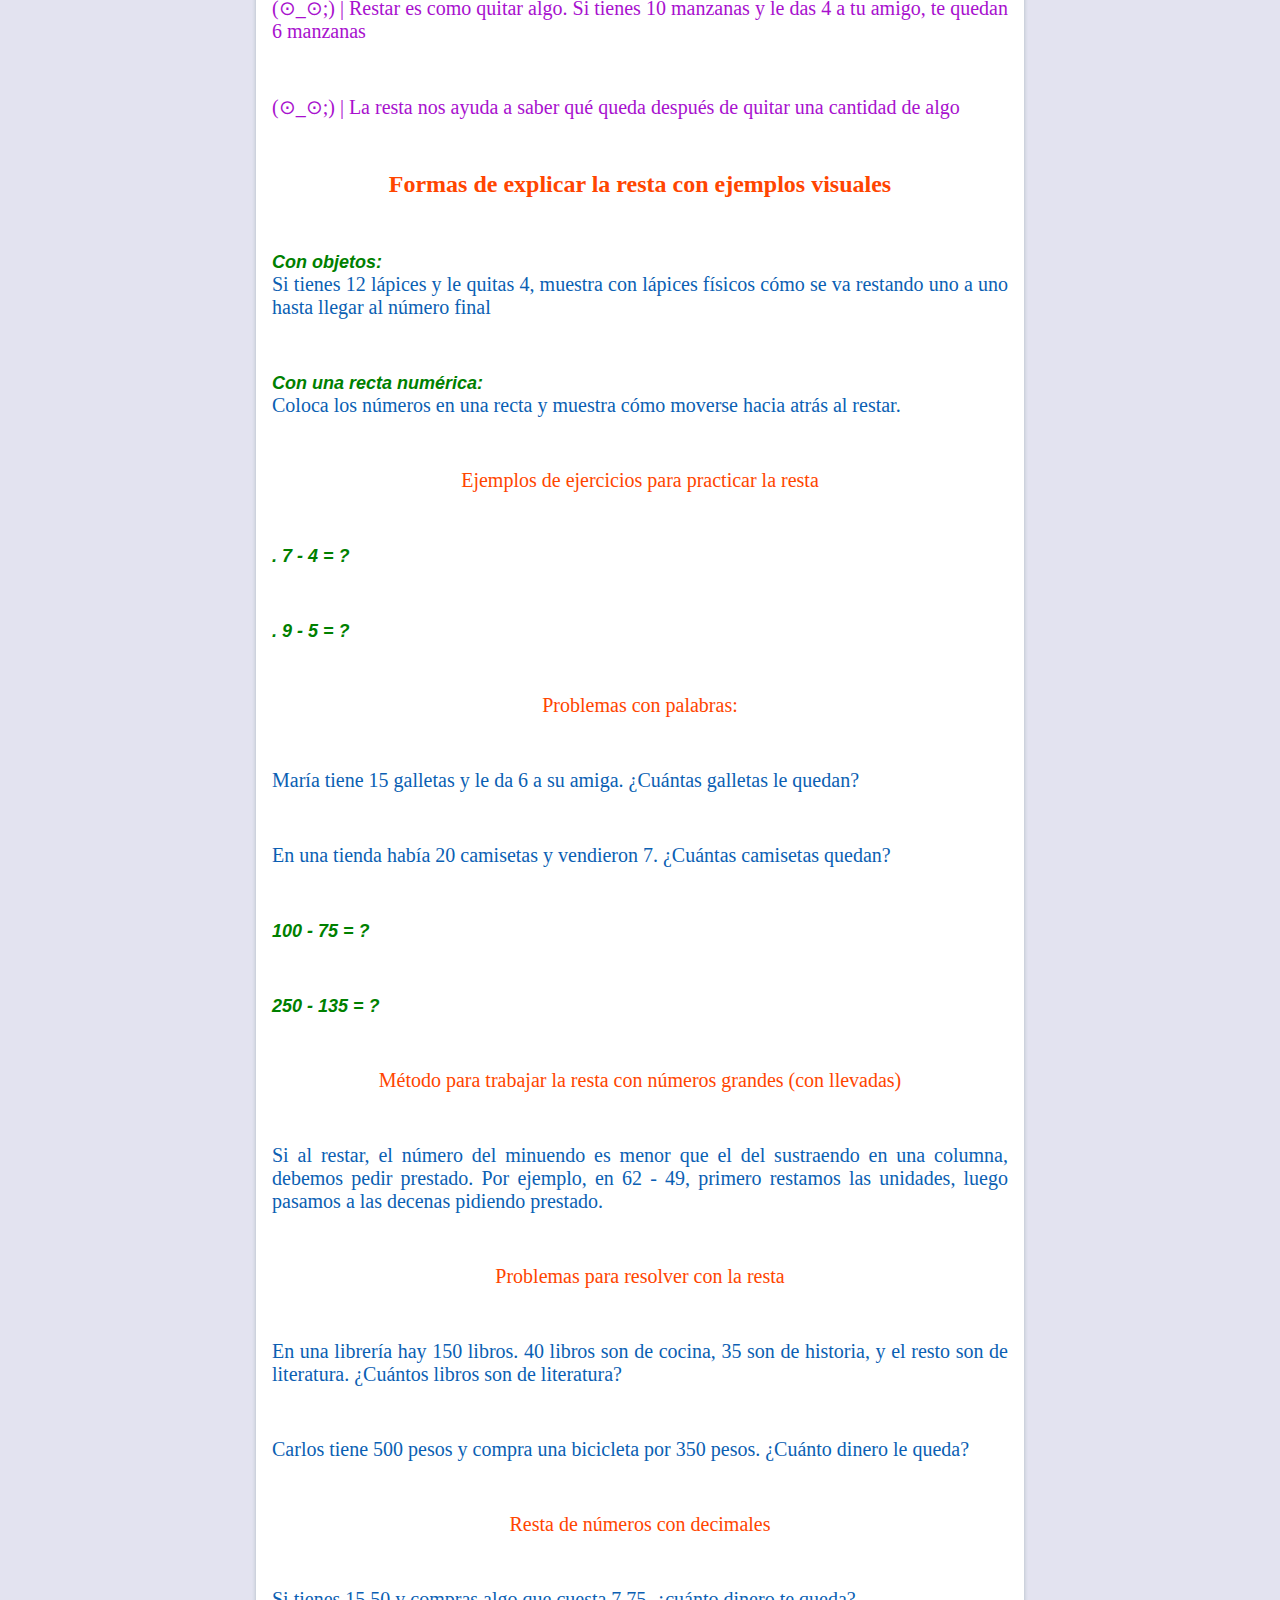
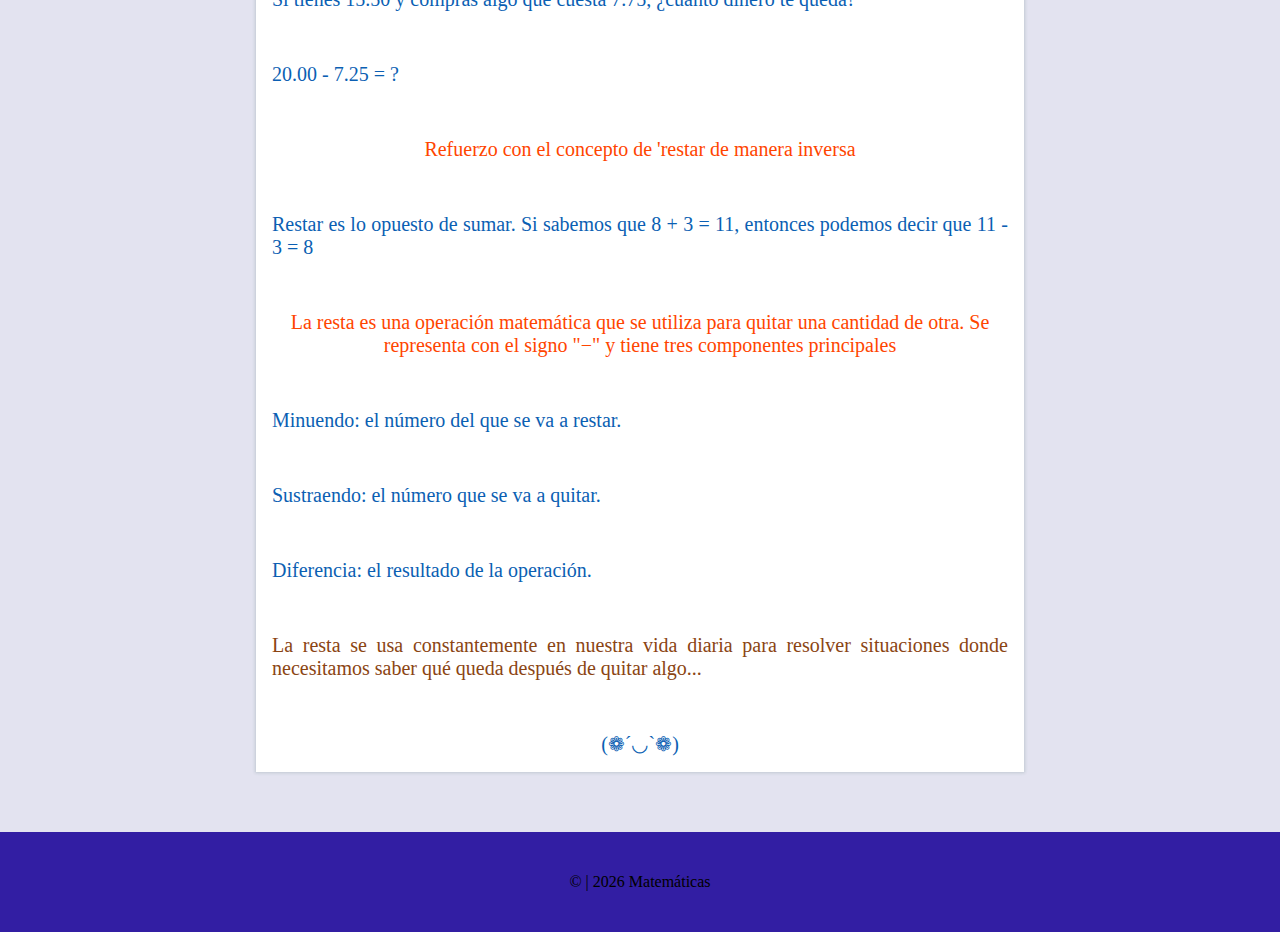
<file: resta.html>
<!DOCTYPE html>
<html lang="en">
<head>
    <meta charset="UTF-8">
    <meta name="viewport" content="width=device-width, initial-scale=1.0">
    <meta name="description" content="resta, operación de resta, matematicas">
    <meta name="author" content="miguel laguna">
    <link rel="stylesheet" href="style.css">
    <link rel="stylesheet" href="navbar.css">
    <link rel="stylesheet" href="footer.css">
    <link rel="stylesheet" href="media.css">
    <link rel="stylesheet" href="resta.css">
    <title>Fundamentos de la resta</title>
</head>
<body>
    <div class="logo">Fundamentos de la Resta: Comprendiendo la Operación y sus Propiedades</div>
    <div class="navbar">
        <div class="logos">Matemáticas</div>
        <ul>
            <li><a href="/resta" class="nav-link">Resta</a></li>
            <li><a href="/sumas" class="nav-link">Sumas</a></li>
            <li><a href="/index" class="nav-link">Porcentajes</a></li>
            <li><a href="/exponentes" class="nav-link">Exponentes</a></li>
            <li><a href="/algoritmos" class="nav-link algo">Algoritmos</a></li>
            <li><a href="/algebraico" class="nav-link">Algebraico</a></li>
        </ul>
    </div>
    <div class="introFormatico">
        <h2>Comprendiendo la Operación y sus Propiedades</h2>
        <div class="solucion">
            <img src="/img/resta1.jpg" alt="">
        </div>
        <p>La resta es una operación matemática fundamental que consiste en determinar la diferencia entre dos números. Se representa con el signo de menos (-). Para realizar una resta, se comienza con el número mayor, llamado minuendo, y se le quita el valor del número menor, llamado sustraendo. El resultado de la operación se llama diferencia.</p>
        <h2>Operaciónes y las Propiedades</h2>
        <p>Cuando restamos, el minuendo siempre debe ser mayor o igual al sustraendo para obtener un número positivo o cero. Si el sustraendo es mayor que el minuendo, el resultado será negativo. Por ejemplo, en la resta 7 - 3, el 7 es el minuendo, el 3 es el sustraendo y el resultado es 4. Sin embargo, si restamos 3 - 7, obtenemos -4.
 </p>
 <p> 
            La resta también tiene propiedades importantes. Es conmutativa en algunos casos, como cuando restamos el mismo número dos veces, pero no lo es en general, ya que el orden de los números afecta el resultado. Además, la resta está relacionada con la suma, ya que sumar el sustraendo al resultado de la resta nos devuelve el minuendo.</p>
    </div>
    <div class="introFormatico">
    <h2>Definición de la Resta.</h2>
    <p>La resta es una operación matemática que consiste en quitar una cantidad de otra. El número que se resta se llama minuendo, el número que se resta se llama sustraendo, y el resultado se llama diferencia</p>
    <p>Ejemplo: <em>8 - 3 = 5</em></p>
    <p class="hojos du">| Frases explicativas para resolver restas</p>
    <p class="hojos">(⊙_⊙;) |  Para hacer una resta, comenzamos con el número más grande y le quitamos el número más pequeño</p>
    <p class="hojos">(⊙_⊙;) |  Restar es como quitar algo. Si tienes 10 manzanas y le das 4 a tu amigo, te quedan 6 manzanas</p>
  <p class="hojos">(⊙_⊙;) |  La resta nos ayuda a saber qué queda después de quitar una cantidad de algo</p>
  <h2 class="du">Formas de explicar la resta con ejemplos visuales</h2>
  <p><em>Con objetos:</em><br> Si tienes 12 lápices y le quitas 4, muestra con lápices físicos cómo se va restando uno a uno hasta llegar al número final</p>
  <p><em>Con una recta numérica:</em><br>
    Coloca los números en una recta y muestra cómo moverse hacia atrás al restar.</p>
    <p class="du">Ejemplos de ejercicios para practicar la resta</p>
    <p><em>. 7 - 4 = ?</em></p>
    <p><em>. 9 - 5 = ?</em></p>
    <p class="du">Problemas con palabras:</p>
    <p>María tiene 15 galletas y le da 6 a su amiga. ¿Cuántas galletas le quedan?</p>
    <p>En una tienda había 20 camisetas y vendieron 7. ¿Cuántas camisetas quedan?</p>
    <p><em>100 - 75 = ?</em></p>
    <p><em>250 - 135 = ?</em></p>
    <p class="du">Método para trabajar la resta con números grandes (con llevadas)</p>
    <p>Si al restar, el número del minuendo es menor que el del sustraendo en una columna, debemos pedir prestado. Por ejemplo, en 62 - 49, primero restamos las unidades, luego pasamos a las decenas pidiendo prestado.</p>
    <p class="du"> Problemas para resolver con la resta</p>
    <p>En una librería hay 150 libros. 40 libros son de cocina, 35 son de historia, y el resto son de literatura. ¿Cuántos libros son de literatura?</p>
    <p>Carlos tiene 500 pesos y compra una bicicleta por 350 pesos. ¿Cuánto dinero le queda?</p>
    <p class="du">Resta de números con decimales</p>
    <p>Si tienes 15.50 y compras algo que cuesta 7.75, ¿cuánto dinero te queda?</p>
    <p>20.00 - 7.25 = ?</p>
    <p class="du">Refuerzo con el concepto de 'restar de manera inversa</p>
    <p>Restar es lo opuesto de sumar. Si sabemos que 8 + 3 = 11, entonces podemos decir que 11 - 3 = 8</p>
    <p class="du">La resta es una operación matemática que se utiliza para quitar una cantidad de otra. Se representa con el signo "−" y tiene tres componentes principales</p>
    <p>Minuendo: el número del que se va a restar.</p>
    <p>Sustraendo: el número que se va a quitar.</p>
    <p>Diferencia: el resultado de la operación.</p>
    <p class="final">La resta se usa constantemente en nuestra vida diaria para resolver situaciones donde necesitamos saber qué queda después de quitar algo...
</p>
<p class="centro">(❁´◡`❁)</p>
    </div>
    <footer>
        <div id="fecha">© | <span id="años"></span> Matemáticas</div>
    </footer>
    <script src="app.js"></script>
    <script src="navegacion.js"></script>
</body>
</html>
</file>
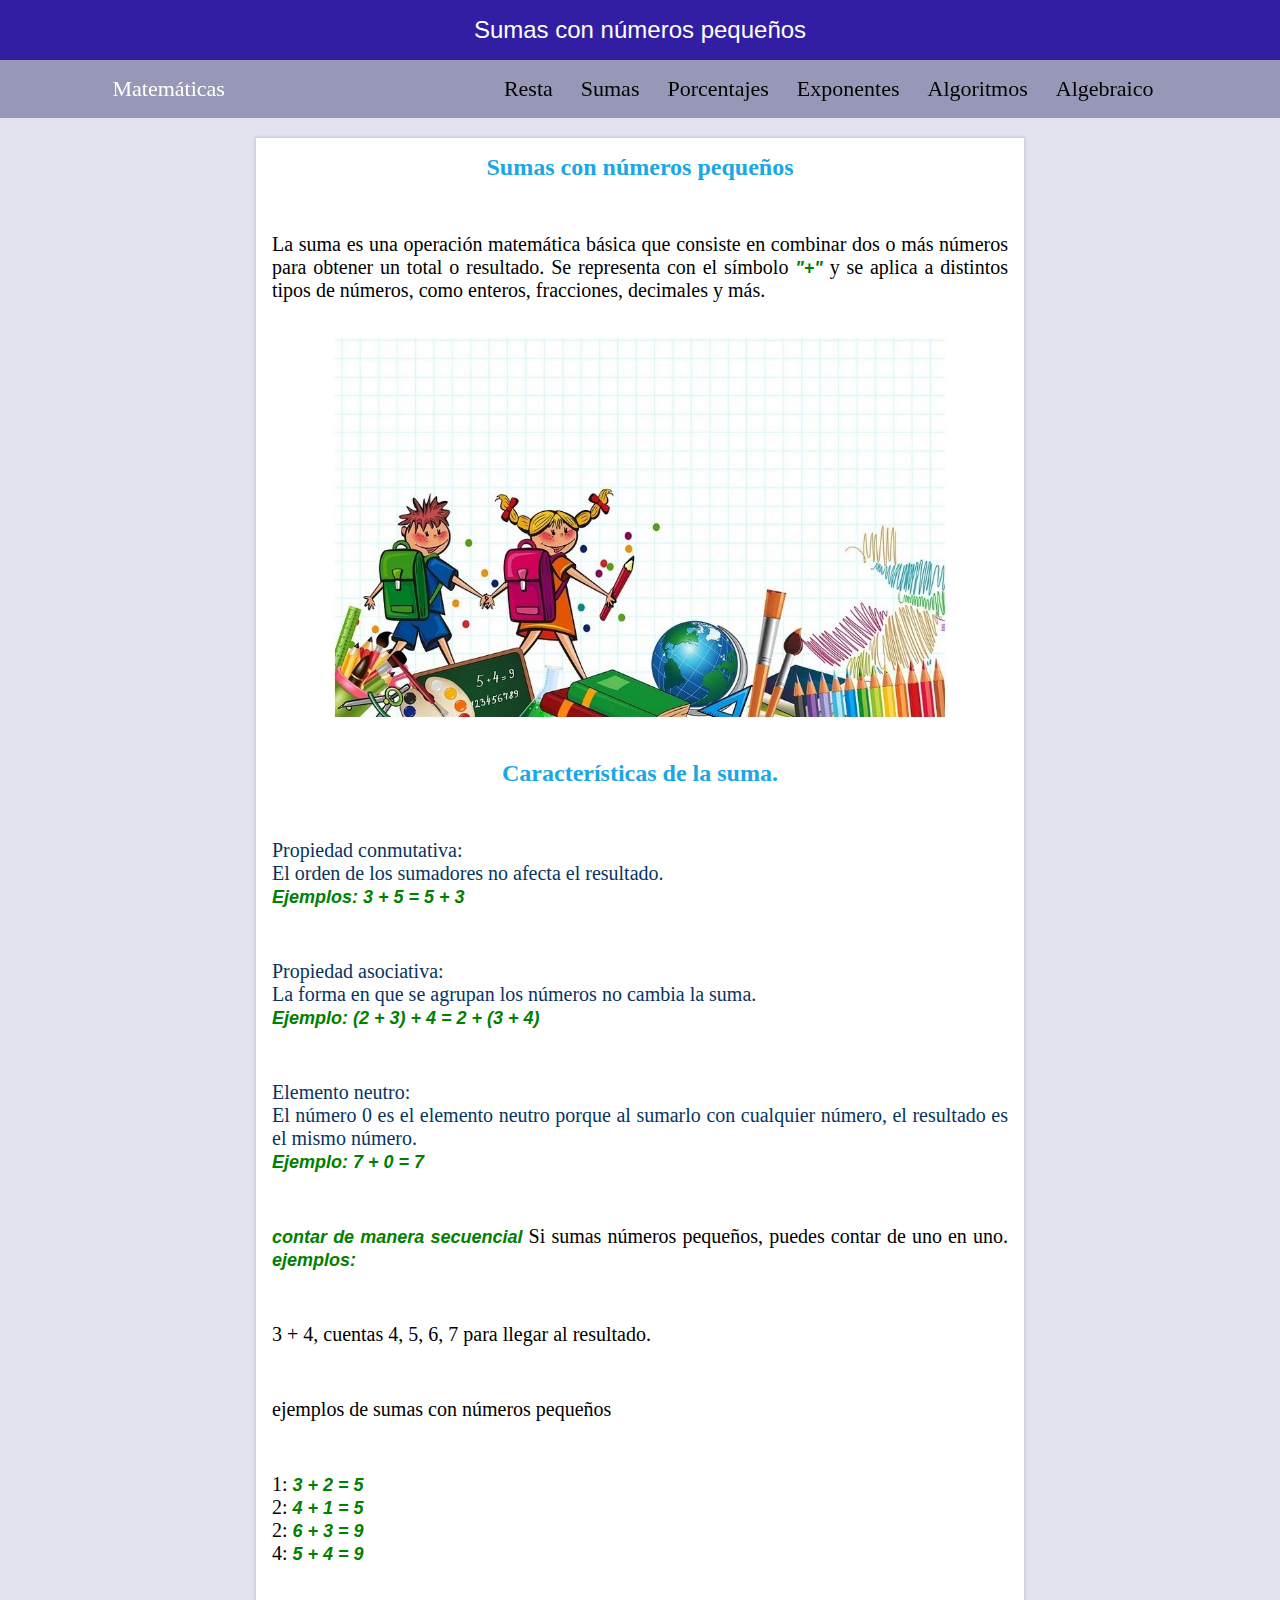
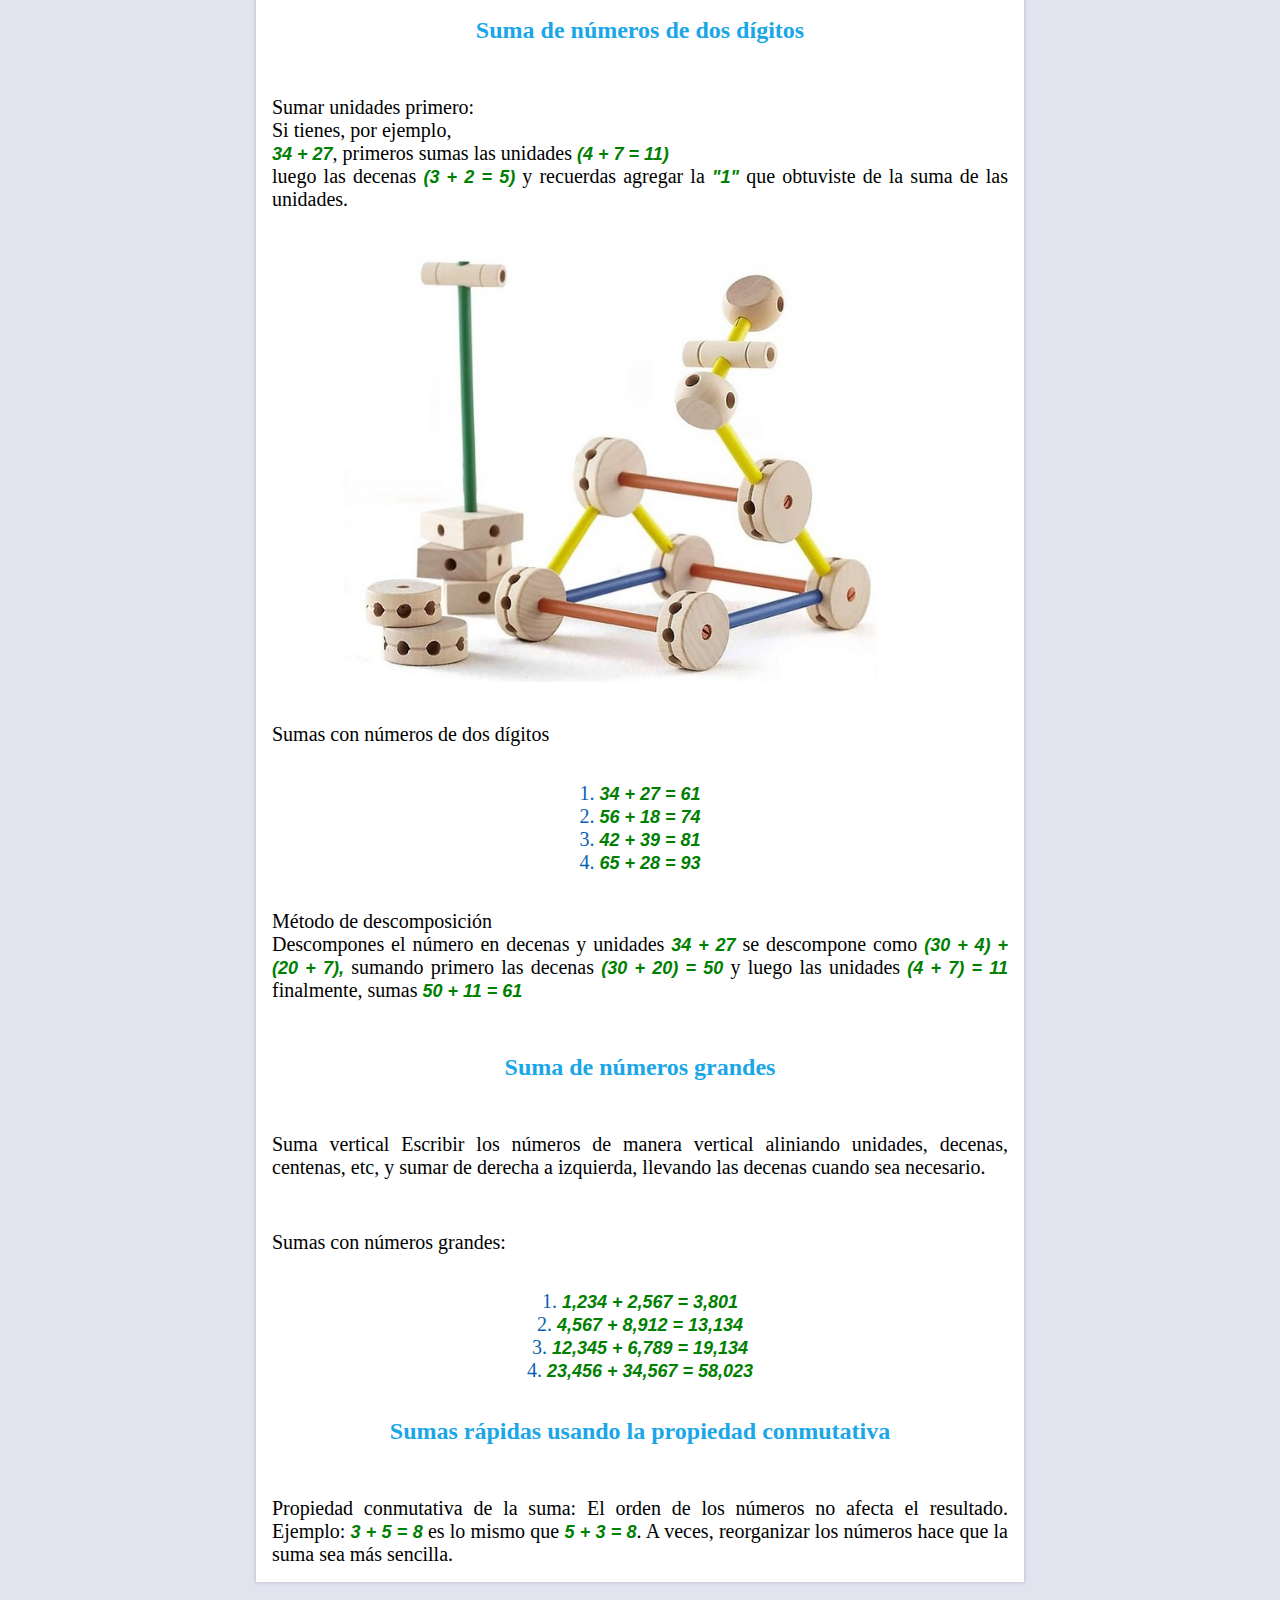
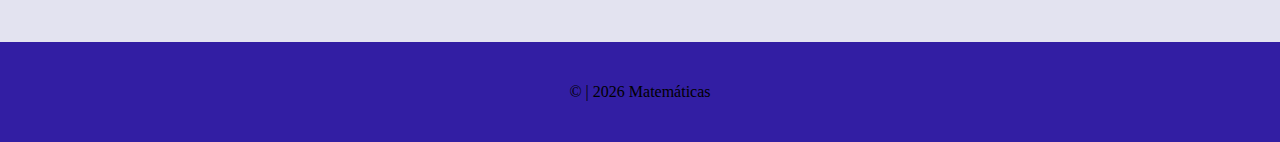
<file: sumas.html>
<!DOCTYPE html>
<html lang="en">
<head>
    <meta charset="UTF-8">
    <meta name="viewport" content="width=device-width, initial-scale=1.0">
    <link rel="stylesheet" href="style.css">
    <link rel="stylesheet" href="navbar.css">
    <link rel="stylesheet" href="footer.css">
    <link rel="stylesheet" href="media.css">
    <title>Sumas de números</title>
</head>
<body>
    <div class="logo">Sumas con números pequeños</div>
    <div class="navbar">
        <div class="logos">Matemáticas</div>
        <ul>
            <li><a href="/resta" class="nav-link">Resta</a></li>
            <li><a href="/sumas" class="nav-link">Sumas</a></li>
            <li><a href="/index" class="nav-link">Porcentajes</a></li>
            <li><a href="/exponentes" class="nav-link">Exponentes</a></li>
            <li><a href="/algoritmos" class="nav-link algo">Algoritmos</a></li>
            <li><a href="/algebraico" class="nav-link">Algebraico</a></li>
        </ul>
    </div>
    <div class="introFormatico">
        <h2>Sumas con números pequeños</h2>
        <p class="negro">
            La suma es una operación matemática básica que consiste en combinar dos o más números para obtener un total o resultado. Se representa con el símbolo <em>"+"</em> y se aplica a distintos tipos de números, como enteros, fracciones, decimales y más.      
        </p>
        <div class="solucion">
            <img src="/img/suma3.jpg" alt="niños en la escuela">
        </div>
        <h2>Características de la suma.</h2>
        <p class="negro orden" >Propiedad conmutativa: <br>El orden de los sumadores no 
        afecta el resultado. <br> <em>Ejemplos: 3 + 5 = 5 + 3</em></p>
        <p class="negro orden">Propiedad asociativa: <br>La forma en que se agrupan los números no cambia la suma. <br> <em>Ejemplo: (2 + 3) + 4 = 2 + (3 + 4)</em></p>
        <p class="negro orden">Elemento neutro: <br>El número 0 es el elemento neutro porque al sumarlo con cualquier número, el resultado es el mismo número. <br>
             <em>Ejemplo: 7 + 0 = 7</em></p>
        <p class="negro"><em>contar de manera secuencial</em> Si sumas números pequeños, puedes contar de uno en uno. <em>ejemplos:</em></p>
        <div class="solucion">
            <p class="negro">3 + 4, cuentas 4, 5, 6, 7 para llegar al resultado.</p>
           <p class="negro">ejemplos de sumas con números pequeños</p>
        <p class="negro">   
        1: <em>3 + 2 = 5</em> <br>
        2: <em>4 + 1 = 5</em> <br>
        2: <em>6 + 3 = 9</em> <br>
        4: <em>5 + 4 = 9</em>         
        </p>
        </div>
        <h2>Suma de números de dos dígitos</h2>
        <p class="negro">Sumar unidades primero: <br>
        Si tienes, por ejemplo, <br>
         <em>34 + 27</em>, primeros sumas las unidades <em>(4 + 7 = 11)</em> <br>
    
        luego las decenas <em>(3 + 2 = 5)</em> y recuerdas agregar la <em>"1"</em> que obtuviste de la suma de las unidades.</p>
        <div class="solucion">
            <img src="img/suma2.jpg" alt="">
        </div>
        <div class="solucion">
            <p class="negro">Sumas con números de dos dígitos</p>
            1. <em>34 + 27 = 61</em><br>
            2. <em>56 + 18 = 74</em><br>
            3. <em>42 + 39 = 81</em><br>
            4. <em>65 + 28 = 93</em>
        </div>
        <p class="negro">Método de descomposición <br>
         Descompones el número en decenas y unidades <em>34 + 27</em> se 
        descompone como <em>(30 + 4) + (20 + 7),</em> sumando primero las decenas
        <em>(30 + 20) = 50</em> y luego las unidades <em>(4 + 7) = 11</em>
        finalmente, sumas <em>50 + 11 = 61</em></p>
        <h2>Suma de números grandes</h2>
        <p class="negro">Suma vertical Escribir los números de manera vertical aliniando
            unidades, decenas, centenas, etc, y sumar de derecha a izquierda, llevando las
            decenas cuando sea necesario.
        </p>
        <div class="solucion">
            <p class="negro">Sumas con números grandes:</p>
            1. <em>1,234  + 2,567  = 3,801</em><br>
            2. <em>4,567  + 8,912  = 13,134</em><br>
            3. <em>12,345 + 6,789  = 19,134</em><br>
            4. <em>23,456 + 34,567 = 58,023</em>
        </div>
        <h2>Sumas rápidas usando la propiedad conmutativa</h2>
        <p class="negro">Propiedad conmutativa de la suma: El orden de los números no afecta el resultado. Ejemplo: <em>3 + 5 = 8</em> es lo mismo que <em>5 + 3 = 8</em>. A veces, reorganizar los números hace que la suma sea más sencilla.</p>
    </div>
    <footer>
        <div id="fecha">© | <span id="años"></span> Matemáticas</div>
    </footer>
    <script src="app.js"></script>
    <script src="navegacion.js"></script>
</body>
</html>
</file>
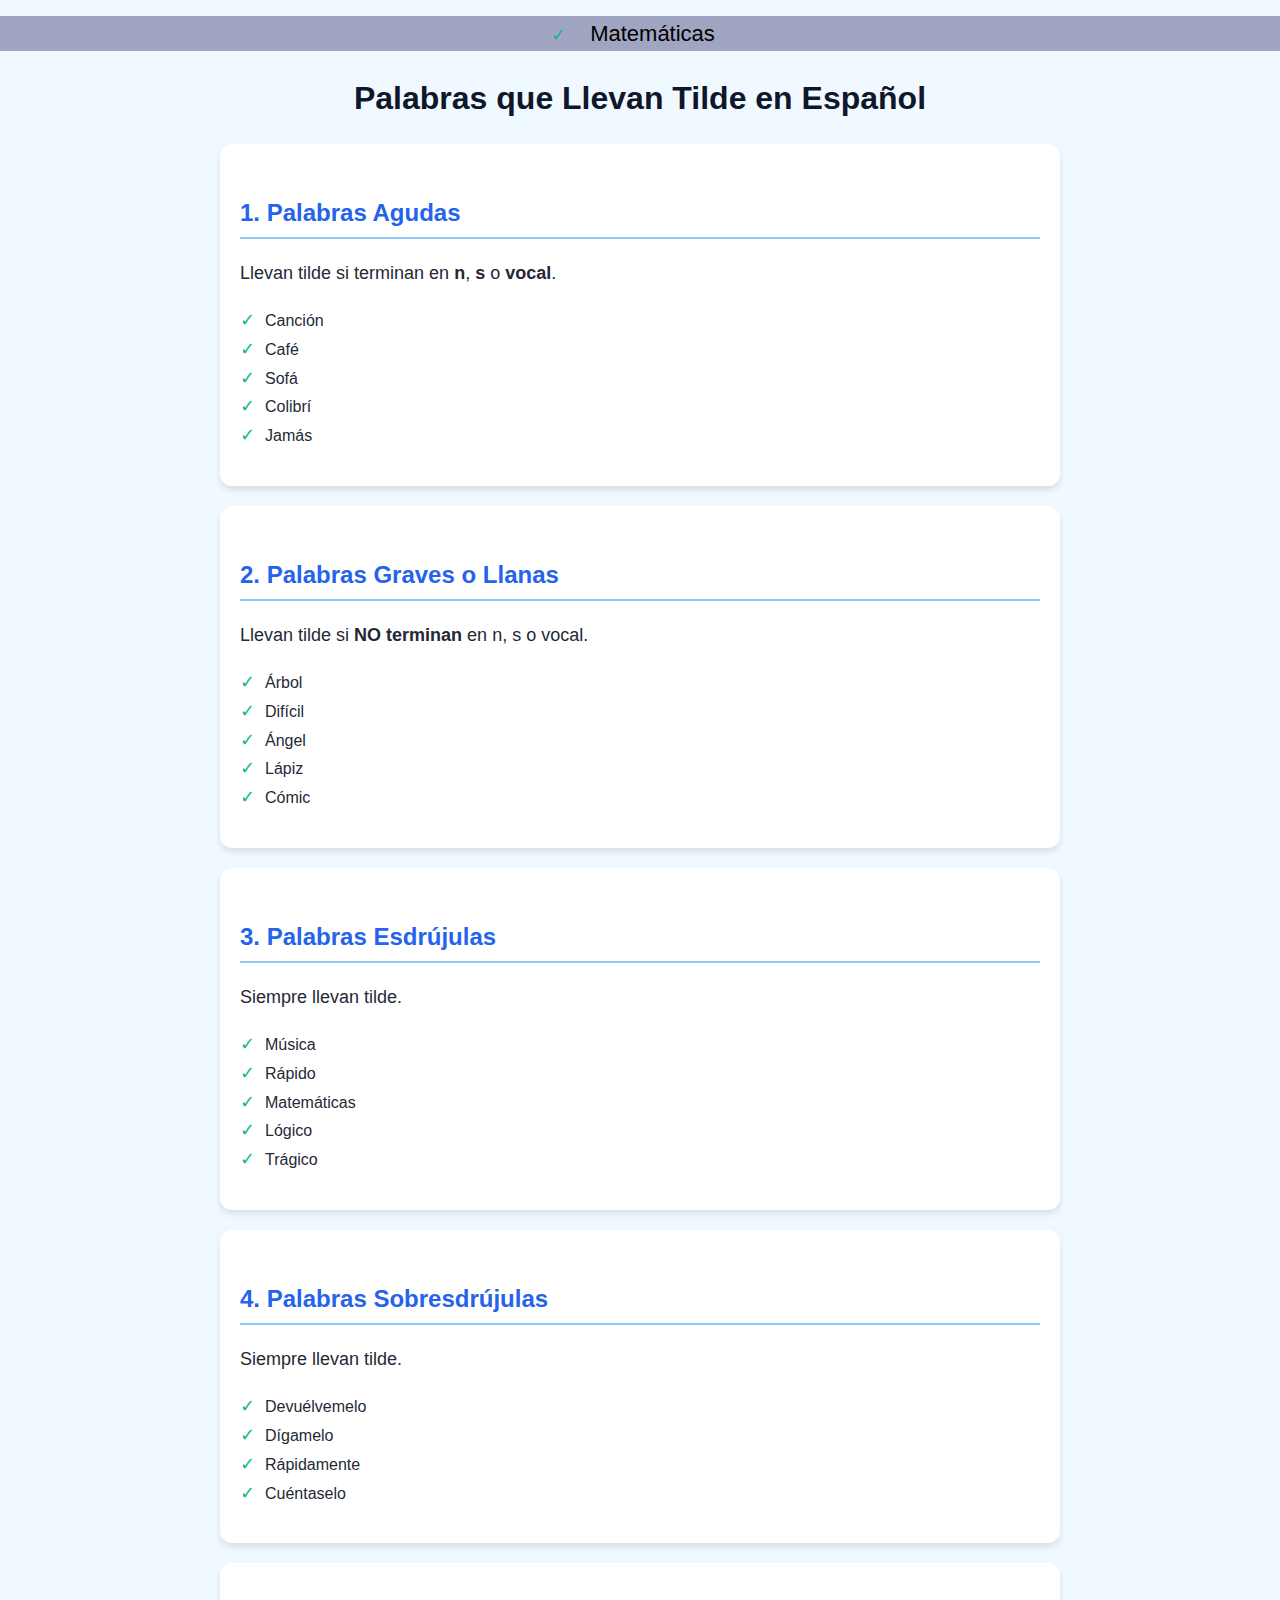
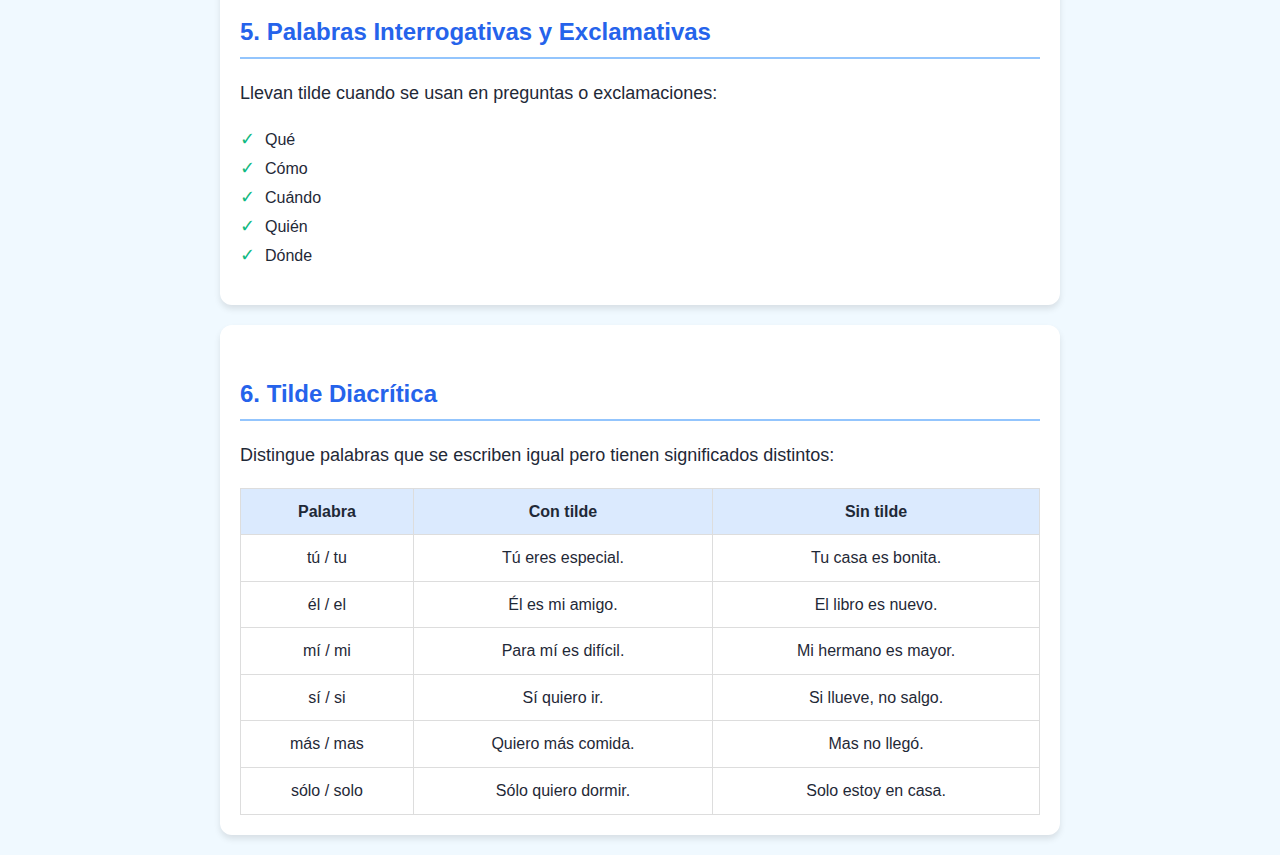
<file: tilde.html>
<!DOCTYPE html>
<html lang="es">
<head>
  <meta charset="UTF-8" />
  <meta name="viewport" content="width=device-width, initial-scale=1.0"/>
  <title>Palabras con Tilde en Español</title>
  <style>
    body {
      font-family: 'Segoe UI', sans-serif;
      background-color: #f0f9ff;
      color: #1f2937;
      padding: 20px;
      line-height: 1.6;
      padding: 0;
      margin: 0;
    }
    h1 {
      text-align: center;
      color: #0f172a;
      margin-bottom: 10px;
    }
    h2 {
      color: #2563eb;
      margin-top: 30px;
      border-bottom: 2px solid #93c5fd;
      padding-bottom: 5px;
    }
    p{
    font-size: 18px;
    }
    .seccion {
      background-color: #ffffff;
      border-radius: 12px;
      padding: 20px;
      margin: 20px auto;
      box-shadow: 0 4px 6px rgba(0,0,0,0.1);
      max-width: 800px;
    }
    ul {
      list-style: none;
      padding-left: 0;
    }
    li::before {
      content: "✓";
      color: #10b981;
      margin-right: 10px;
      font-size: 18px;
    }
    table {
      width: 100%;
      border-collapse: collapse;
      margin-top: 10px;
    }
    th, td {
      border: 1px solid #ddd;
      padding: 10px;
      text-align: center;
    }
    th {
      background-color: #dbeafe;
    }
    #casa{
    justify-content: space-around;
justify-items: center;
display: flex;
background-color: #0045;
color: #fff;
align-items: center;
position:static; 
 
    }
   
    .home {
    list-style: none;
text-decoration: none;
    }
.home a{
font-size: 22px;
padding: 14px 14px;
list-style: none;
text-decoration: none;
color: #000;
    }
  </style>
</head>
<body>
<ul id="casa">
    <li class="home"><a href="/index" class="home">Matemáticas</a></li>
</ul>    
 
  <h1>Palabras que Llevan Tilde en Español</h1>

  <div class="seccion">
    <h2>1. Palabras Agudas</h2>
    <p>Llevan tilde si terminan en <strong>n</strong>, <strong>s</strong> o <strong>vocal</strong>.</p>
    <ul>
      <li>Canción</li>
      <li>Café</li>
      <li>Sofá</li>
      <li>Colibrí</li>
      <li>Jamás</li>
    </ul>
  </div>

  <div class="seccion">
    <h2>2. Palabras Graves o Llanas</h2>
    <p>Llevan tilde si <strong>NO terminan</strong> en n, s o vocal.</p>
    <ul>
      <li>Árbol</li>
      <li>Difícil</li>
      <li>Ángel</li>
      <li>Lápiz</li>
      <li>Cómic</li>
    </ul>
  </div>

  <div class="seccion">
    <h2>3. Palabras Esdrújulas</h2>
    <p>Siempre llevan tilde.</p>
    <ul>
      <li>Música</li>
      <li>Rápido</li>
      <li>Matemáticas</li>
      <li>Lógico</li>
      <li>Trágico</li>
    </ul>
  </div>

  <div class="seccion">
    <h2>4. Palabras Sobresdrújulas</h2>
    <p>Siempre llevan tilde.</p>
    <ul>
      <li>Devuélvemelo</li>
      <li>Dígamelo</li>
      <li>Rápidamente</li>
      <li>Cuéntaselo</li>
    </ul>
  </div>

  <div class="seccion">
    <h2>5. Palabras Interrogativas y Exclamativas</h2>
    <p>Llevan tilde cuando se usan en preguntas o exclamaciones:</p>
    <ul>
      <li>Qué</li>
      <li>Cómo</li>
      <li>Cuándo</li>
      <li>Quién</li>
      <li>Dónde</li>
    </ul>
  </div>

  <div class="seccion">
    <h2>6. Tilde Diacrítica</h2>
    <p>Distingue palabras que se escriben igual pero tienen significados distintos:</p>
    <table>
      <tr>
        <th>Palabra</th>
        <th>Con tilde</th>
        <th>Sin tilde</th>
      </tr>
      <tr>
        <td>tú / tu</td>
        <td>Tú eres especial.</td>
        <td>Tu casa es bonita.</td>
      </tr>
      <tr>
        <td>él / el</td>
        <td>Él es mi amigo.</td>
        <td>El libro es nuevo.</td>
      </tr>
      <tr>
        <td>mí / mi</td>
        <td>Para mí es difícil.</td>
        <td>Mi hermano es mayor.</td>
      </tr>
      <tr>
        <td>sí / si</td>
        <td>Sí quiero ir.</td>
        <td>Si llueve, no salgo.</td>
      </tr>
      <tr>
        <td>más / mas</td>
        <td>Quiero más comida.</td>
        <td>Mas no llegó.</td>
      </tr>
      <tr>
        <td>sólo / solo</td>
        <td>Sólo quiero dormir.</td>
        <td>Solo estoy en casa.</td>
      </tr>
    </table>
  </div>

</body>
</html>
</file>
<file: style.css>
body{
padding: 0;
margin: 0;
background-color: rgba(227,227,240,1.00);
}
.logo{
background-color: rgb(50, 30, 163);
text-align: center;
color: #fff;
padding: 16px 16px;
font-family: Verdana, Geneva, Tahoma, sans-serif;
font-size: 24px;
}
.introFormatico{
margin-top:20px;    
margin-left: auto;
margin-right: auto;    
background-color:#fff;
width: 60%;
 
text-align: center;
box-shadow: 0px 0px 3px 1px rgba(114, 144, 144, 0.3);
}
.tomate{
color: tomato;
}
.introFormatico h2{
padding: 16px 16px;
color:#1aa6e7; 
}
.introFormatico p{
color: #0b5fb3;
text-align: justify;
padding: 16px 16px;
font-size: 20px;
}
.introFormatico .negro{
color: #000;
display: block;
font-size: 20px;
 
}

em{
color: green;
font-family: Verdana, Geneva, Tahoma, sans-serif;
font-weight: bold;
font-size: 18px; 
}
.introFormatico .tomates{
color: tomato;
font-size: 26px;
}
.solucion{
justify-content:center;
font-size: 20px;
color: #0b5fb3;
}
img{
width:100%;
height: auto;
width: 80%; border-radius: 0.4rem;
}
.navbar ul li .nav-link.active{
color:blue;
}
.introFormatico .orden{
color: #073461;
}
</file>
<file: navbar.css>
.navbar{
justify-content: space-around;
justify-items: center;
display: flex;
background-color: #0045;
color: #fff;
align-items: center;  
}
.navbar{
position: -webkit-sticky;
position: sticky;
top: 0;
}
.logos{
font-size: 22px;
color:#fff; 
}
ul li{
float: inline-start;
list-style: none;
}
ul li a{
font-size: 22px;
padding: 14px 14px;
list-style: none;
text-decoration: none;
color: #000;
}
ul li a:hover{
color: #fff ;
background-color: #333;
}
</file>
<file: footer.css>
footer{
width: 100%;
height: 100px;
background-color: rgb(50, 30, 163);
margin-top: 60px;
}
footer{
justify-content: center;
text-align: center;
align-items: center;
display: flex;
 
}
</file>
<file: media.css>
@media (min-width:300px) and (max-width:776px){
    .introFormatico{
    width:90%;
    }
    .logos{
    display: none;
    }
    
}
@media (min-width:300px) and (max-width:460px){
    .algo{
        display:none;
        }
    .navbar{
    background-color:#fff;
   
    }    
}
</file>
<file: contenedor.css>

</file>
<file: resta.css>
.introFormatico .hojos{
color: rgb(168, 17, 206);
}
.introFormatico .du{
text-align: center;
color: orangered;
}
.introFormatico .final{
color: saddlebrown;
font-size: 20px;
}
.introFormatico .centro{
text-align: center;
}
</file>
